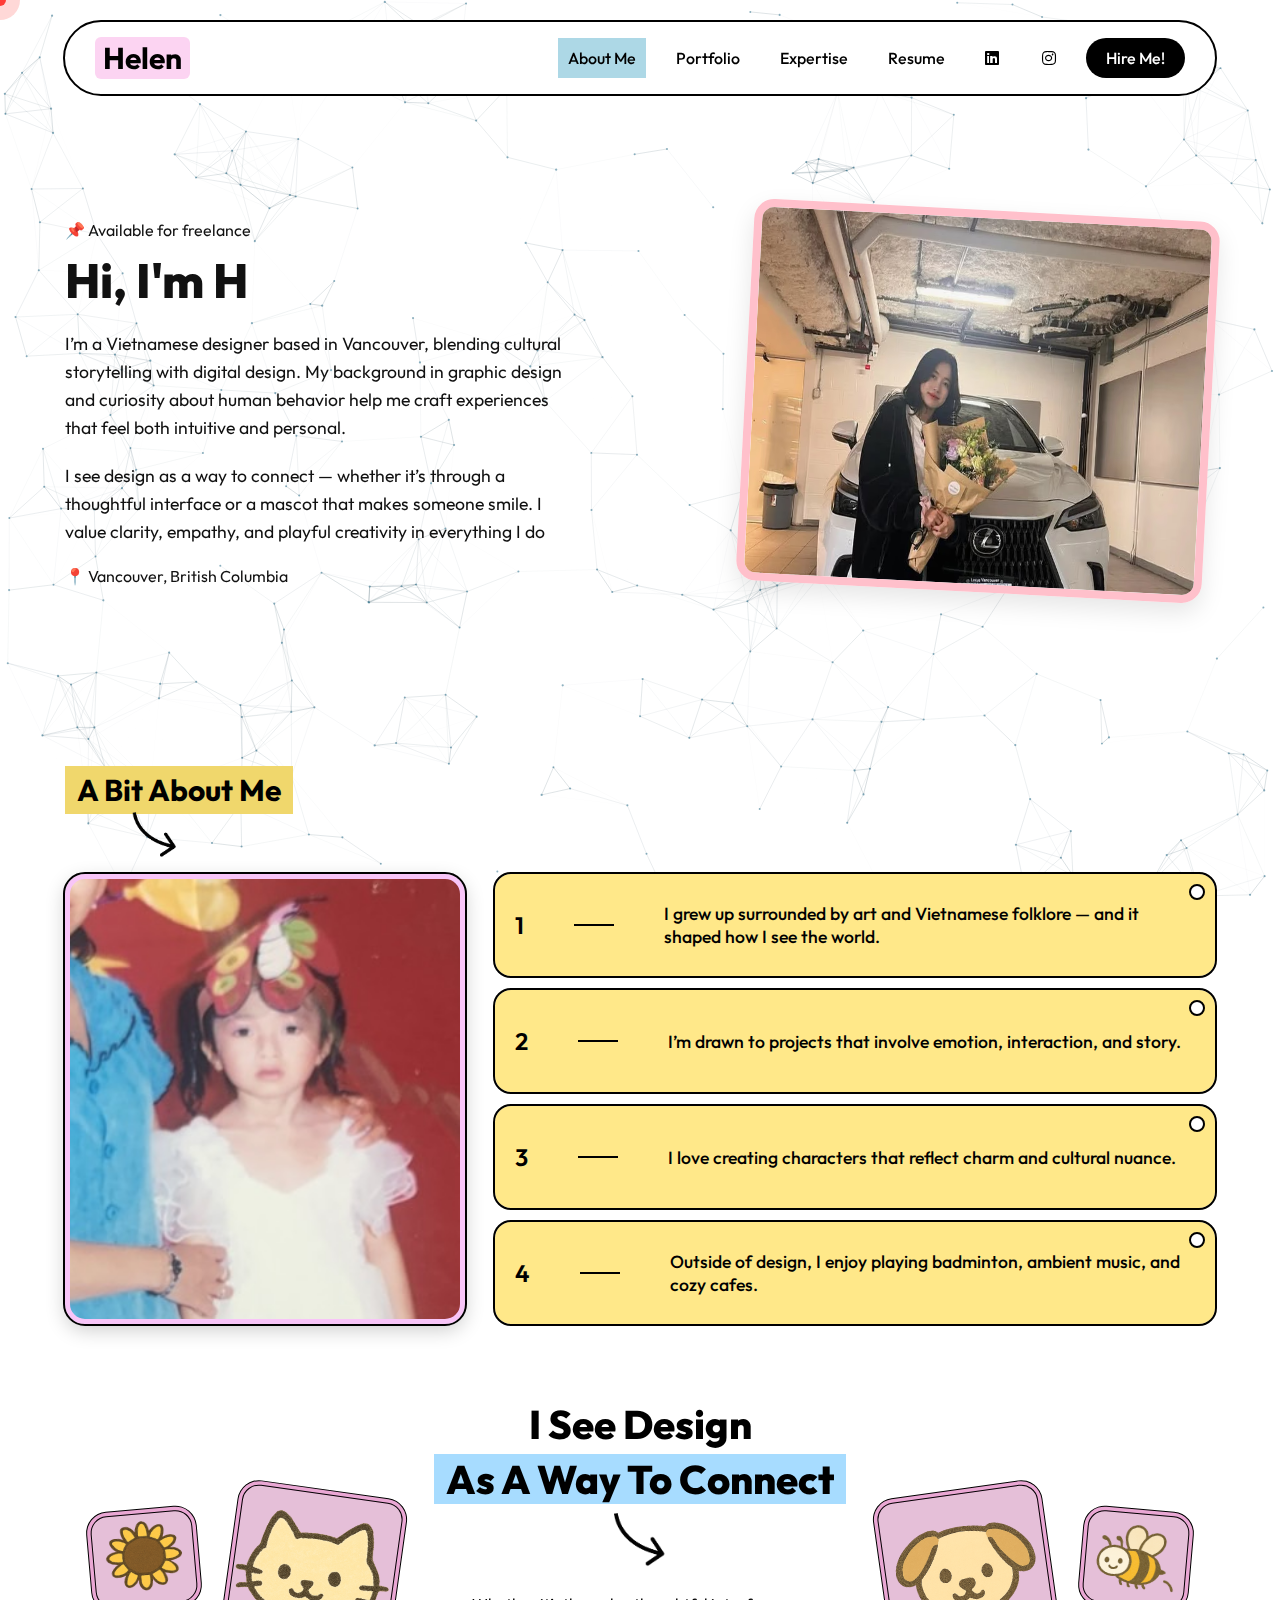
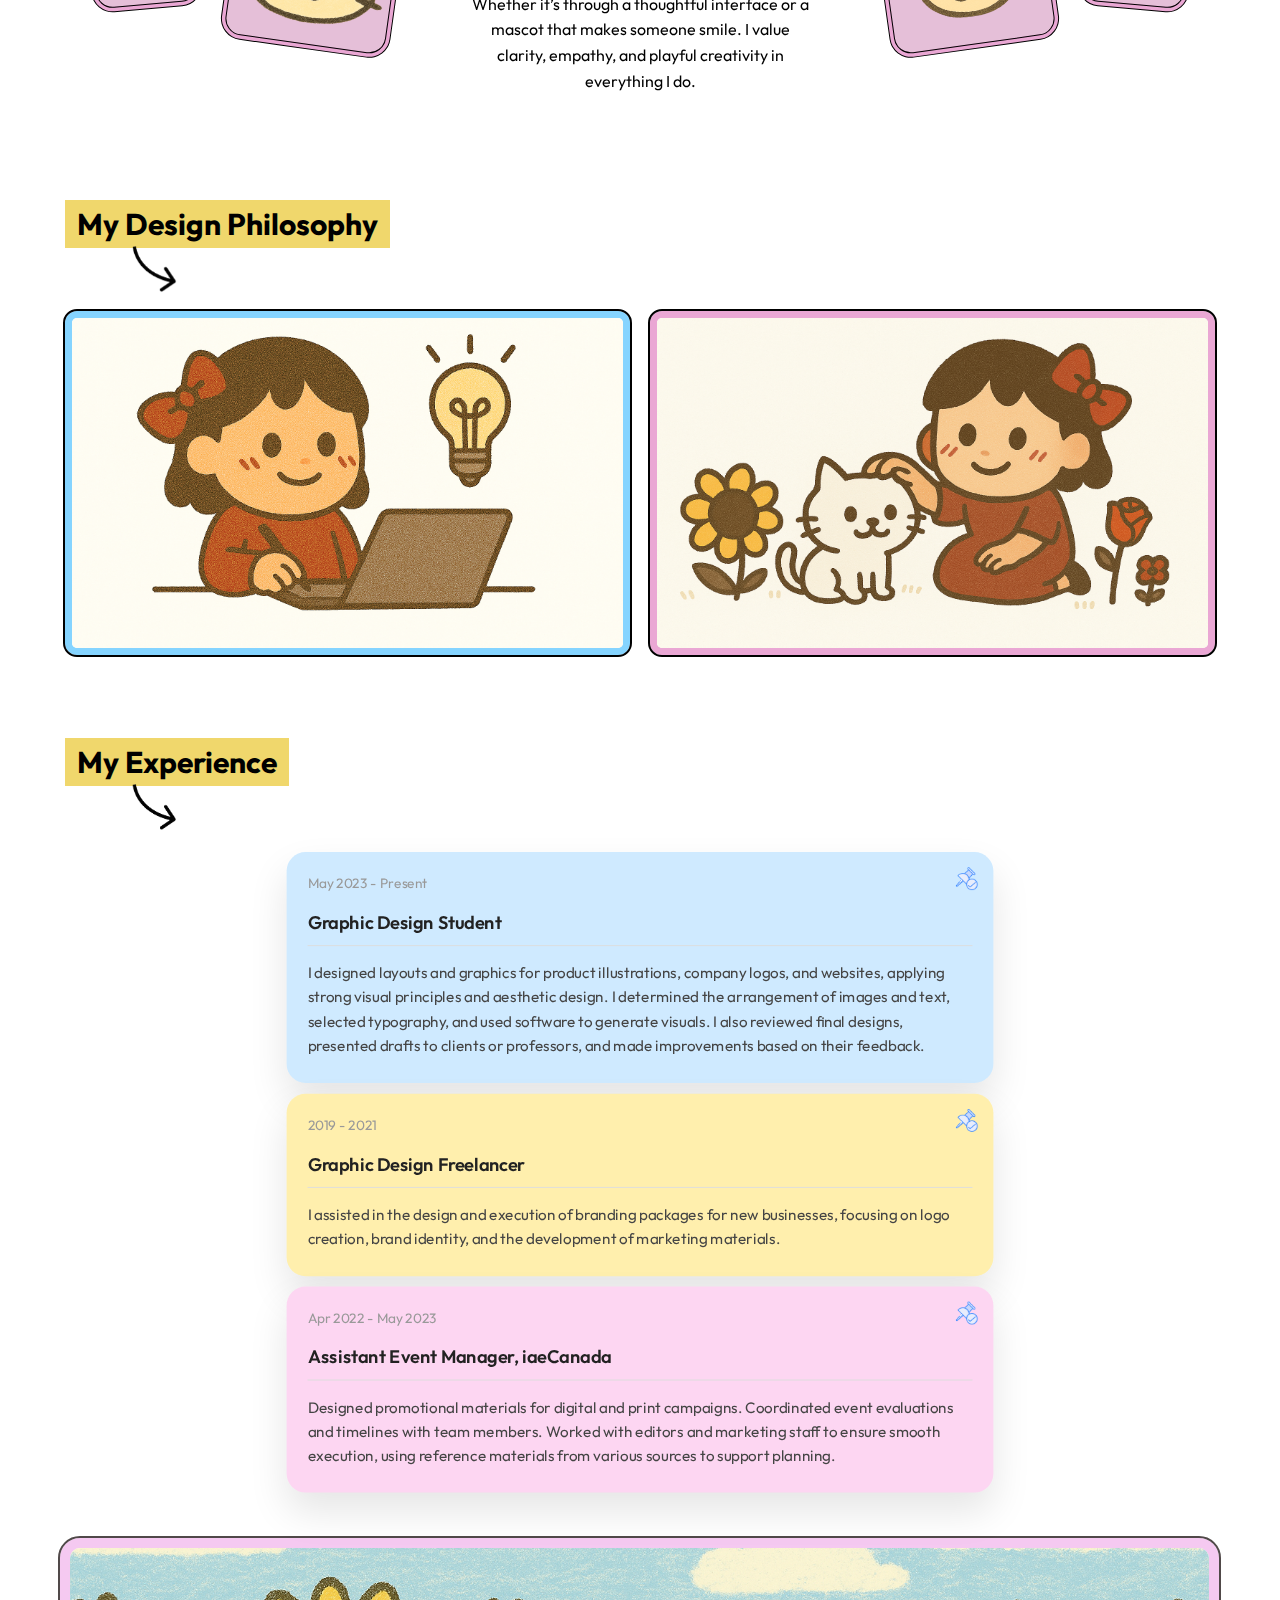
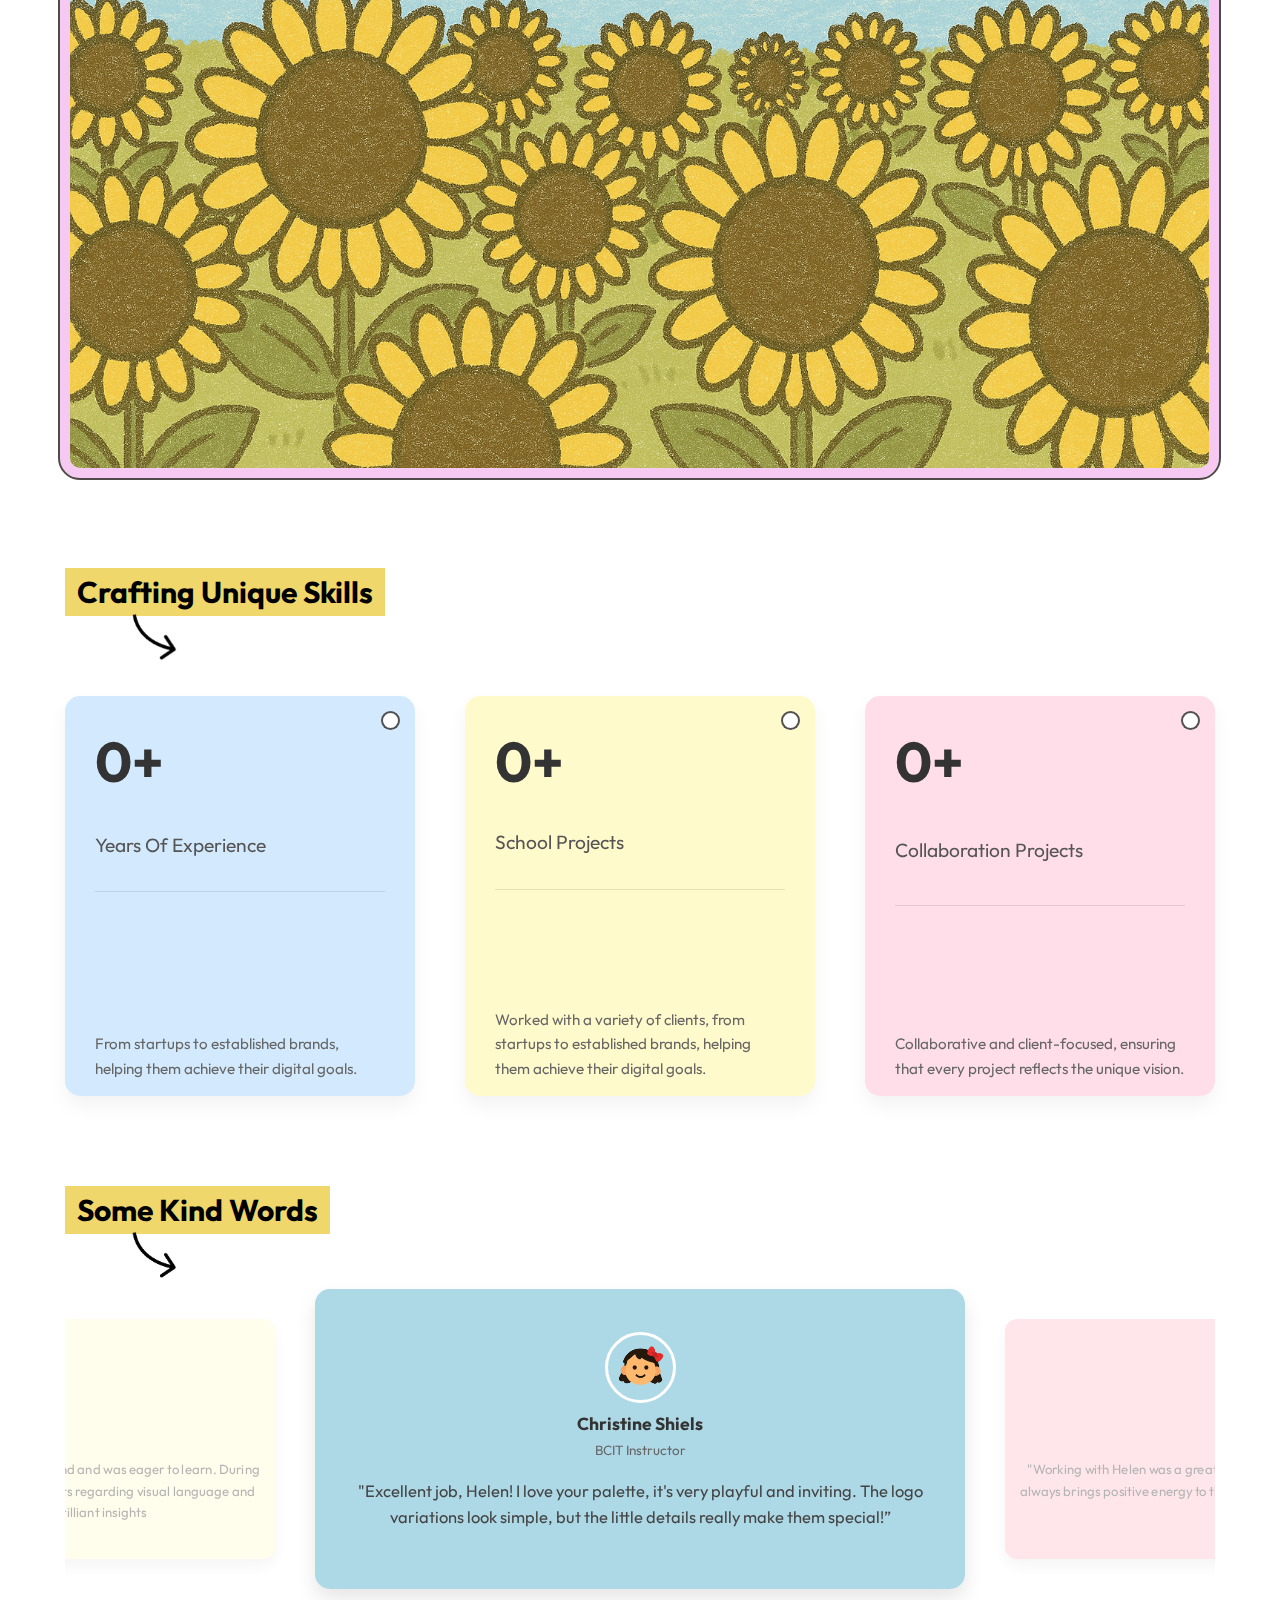
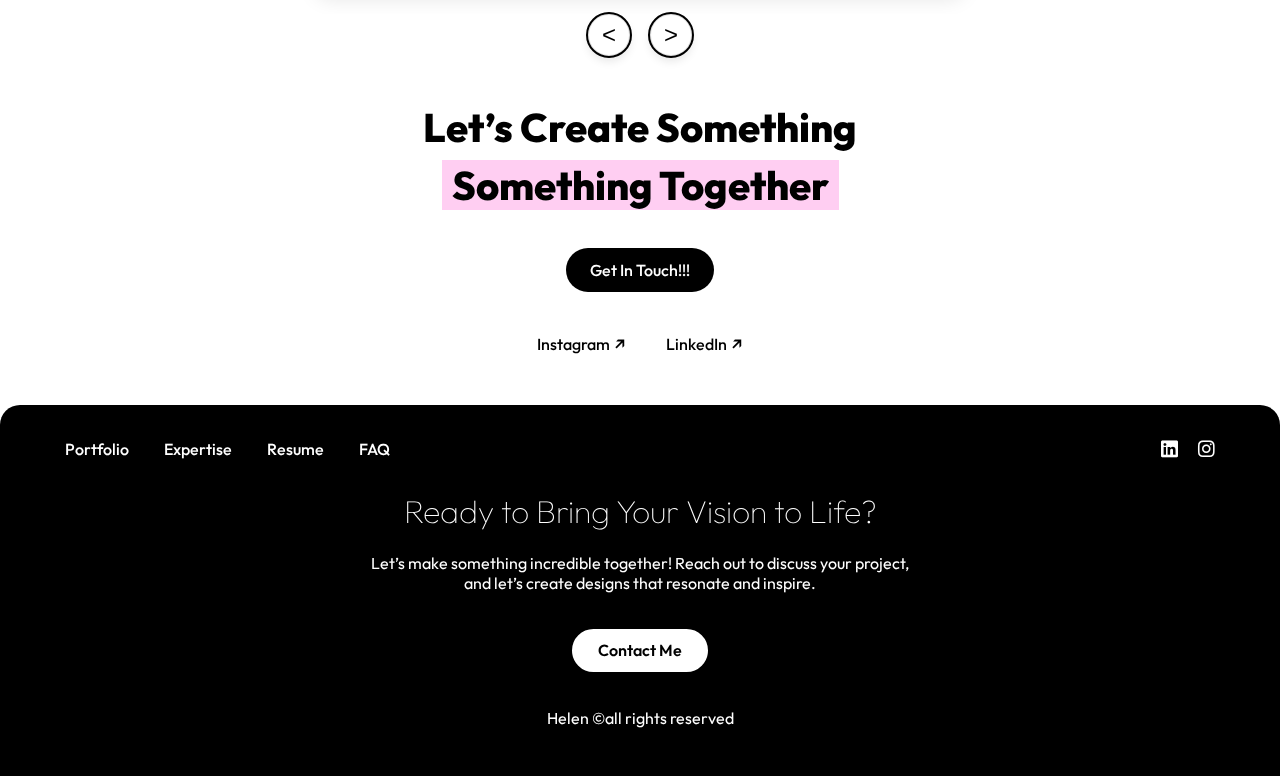
<file: about.html>
<!DOCTYPE html>
<html lang="en">

<head>
  <meta charset="UTF-8" />
  <meta name="viewport" content="width=device-width, initial-scale=1.0" />
  <title>About Me</title>
  <link rel="stylesheet" href="css/style.css" />
  <link rel="stylesheet" href="css/target.css" />
  <link rel="stylesheet" href="css/about.css" />
  <link rel="stylesheet" href="https://cdnjs.cloudflare.com/ajax/libs/font-awesome/6.5.0/css/all.min.css" />
  <link rel="icon" href="https://cdn-icons-png.flaticon.com/512/1958/1958290.png">
  <link href="https://fonts.googleapis.com/css2?family=Space+Grotesk:wght@400;600;800&display=swap" rel="stylesheet">
  <link href="https://fonts.googleapis.com/css2?family=Outfit:wght@300;400;500;600;700&display=swap" rel="stylesheet">

</head>

<body>
  <div id="scrollTopBtn">
    <svg xmlns="http://www.w3.org/2000/svg" viewBox="0 0 24 24" width="48" height="48" fill="white">
      <path d="M12 19V5M5 12l7-7 7 7" stroke="white" stroke-width="2" stroke-linecap="round" stroke-linejoin="round" />
    </svg>
  </div>
  <canvas id="particleCanvas"></canvas>
  <!-- Custom Cursor -->
  <div class="cursor"></div>
  <div class="cursor-follower">
    <!-- <span class="cursor-text">OPEN</span> -->
  </div>

  <!-- Header -->
  <div class="header-wrapper">
    <header class="site-header">
      <div class="container">
        <div class="top-row">
          <div class="logo" id="logo"><span class="highlight-pink">Helen</span></div>
          <div class="menu-toggle" onclick="toggleMenu(this)">
            <span class="bar"></span>
            <span class="bar"></span>
            <span class="bar"></span>
          </div>
        </div>

        <nav class="menu">
          <a href="about.html" class="clickable ac xnx">About Me</a>
          <a href="myport.html" class="clickable xnx">Portfolio</a>
          <a href="target.html" class="clickable xnx">Expertise</a>
          <a href="resume.html" class="clickable xnx">Resume</a>
          <div class="icon-group">
            <a href="https://ca.linkedin.com/in/helenvodesign" target="_blank" class="clickable">
              <i class="fab fa-linkedin"></i>
            </a>

            <a href="https://www.instagram.com" target="_blank" class="clickable"><i class="fab fa-instagram"></i></a>
          </div>
          <a href="#" class="clickable hire-btn">Hire Me!</a>
        </nav>
      </div>
    </header>
  </div>

  <!-- Intro Section -->
  <section class="intro-wrapper">
    <div class="intro container">
      <div class="intro-text">
        <div class="available">📌 Available for freelance</div>
        <h1 id="typewriter"></h1>
        <p class="description">I’m a Vietnamese designer based in Vancouver, blending cultural storytelling with digital
          design. My background in graphic design and curiosity about human behavior help me craft experiences that feel
          both intuitive and personal.
        </p>
        <p class="description">I see design as a way to connect — whether it’s through a thoughtful interface or a
          mascot that makes someone
          smile. I value clarity, empathy, and playful creativity in everything I do</p>
        <div class="location">📍 Vancouver, British Columbia</div>
      </div>
      <div class="intro-image">
        <img src="assets/img/intro.png" alt="Helen Portrait">
      </div>
    </div>
  </section>

  <section style="margin-top: 80px; margin-bottom: 30px;" class="slider-section abit">
    <div class="section-title">
      <span>A Bit About Me</span>
      <img src="assets/img/arrow-handdrawn.png" alt="arrow" class="arrow-icon">
    </div>
  </section>

  <section class="facts-wrapper">
    <div class="facts-image">
    </div>
    <div class="facts-column">
      <div class="fact-box">
        <span class="number">1</span>
        <div class="line"></div>
        <p class="fact-text">I grew up surrounded by art and Vietnamese folklore — and it shaped how I see the world.
        </p>
        <span class="dot"></span>
      </div>

      <div class="fact-box">
        <span class="number">2</span>
        <div class="line"></div>
        <p class="fact-text">I’m drawn to projects that involve emotion, interaction, and story.</p>
        <span class="dot"></span>
      </div>

      <div class="fact-box">
        <span class="number">3</span>
        <div class="line"></div>
        <p class="fact-text">I love creating characters that reflect charm and cultural nuance.</p>
        <span class="dot"></span>
      </div>

      <div class="fact-box">
        <span class="number">4</span>
        <div class="line"></div>
        <p class="fact-text">Outside of design, I enjoy playing badminton, ambient music, and cozy cafes.</p>
        <span class="dot"></span>
      </div>
    </div>
  </section>


  <!-- Section: Design Connect -->
  <section class="design-section">
    <div class="design-content">
      <div class="image-group left">
        <img src="assets/img/lx1.png" class="img tilt-left" alt="photo1">
        <img src="assets/img/lx2.png" class="img tilt-more-left" alt="photo2">
      </div>

      <div class="text-center">
        <h2>I See Design</h2>
        <h2><span>As A Way To Connect</span></h2>
        <div class="arrow">
          <img src="assets/img/arrow-handdrawn.png" alt="arrow">
        </div>
        <p class="desc">
          Whether it’s through a thoughtful interface or a<br />
          mascot that makes someone smile. I value<br />
          clarity, empathy, and playful creativity in<br />
          everything I do.
        </p>
      </div>

      <div class="image-group right">
        <img src="assets/img/rx2.png" class="img tilt-more-right" alt="photo3">
        <img src="assets/img/rx1.png" class="img tilt-right" alt="photo4">
      </div>
    </div>
  </section>

  <!-- My design -->
  <section class="design-philosophy">
    <div class="section-title">
      <span>My Design Philosophy</span>
      <img src="assets/img/arrow-handdrawn.png" alt="arrow" class="arrow-icon">
    </div>
    <div class="philosophy-container">
      <div class="image-box left">
        <img src="assets/img/my1.png" alt="Left Design" />
        <div class="caption-box b1">
          <p>I don’t just design for screens — I design for people.</p>
          <span class="circle"></span>
        </div>
      </div>

      <div class="image-box right">
        <img src="assets/img/my2.png" alt="Right Design" />
        <div class="caption-box b2">
          <p>My goal is to make someone feel understood the moment they interact with my work.</p>
          <span class="circle"></span>
        </div>
      </div>
    </div>

  </section>

  <!-- My Experience -->
  <section class="my-experience">
    <div class="section-title">
      <span>My Experience</span>
      <img src="assets/img/arrow-handdrawn.png" alt="arrow" class="arrow-icon">
    </div>
    <div style="margin-top: 30px;" class="experience-stack">
      <div class="experience-list container">
        <div class="experience-box blue">
          <div class="pin-icon">
            <img src="assets/img/pin-icon.png" alt="Pin icon">
          </div>
          <p class="experience-date">May 2023 - Present</p>
          <h3 class="experience-place">Graphic Design Student </h3>
          <hr class="divider" />
          <p class="experience-detail">I designed layouts and graphics for product illustrations, company logos, and
            websites, applying strong visual principles and aesthetic design. I determined the arrangement of images and
            text, selected typography, and used software to generate visuals. I also reviewed final designs, presented
            drafts to clients or professors, and made improvements based on their feedback.</p>
        </div>

        <div class="experience-box yellow">
          <div class="pin-icon">
            <img src="assets/img/pin-icon.png" alt="Pin icon">
          </div>
          <p class="experience-date">2019 - 2021</p>
          <h3 class="experience-place">Graphic Design Freelancer</h3>
          <hr class="divider" />
          <p class="experience-detail">I assisted in the design and execution of branding packages for new businesses,
            focusing on logo creation, brand identity, and the development of marketing materials.</p>
        </div>

        <div class="experience-box pink">
          <div class="pin-icon">
            <img src="assets/img/pin-icon.png" alt="Pin icon">
          </div>
          <p class="experience-date">Apr 2022 - May 2023</p>
          <h3 class="experience-place">Assistant Event Manager, iaeCanada</h3>
          <hr class="divider" />
          <p class="experience-detail">Designed promotional materials for digital and print campaigns. Coordinated event
            evaluations and timelines with team members. Worked with editors and marketing staff to ensure smooth
            execution, using reference materials from various sources to support planning.</p>
        </div>
      </div>
    </div>
  </section>

  <section style="margin-top: -50px;" class="design-focus-section">
    <div class="design-focus-card">
      <img src="assets/img/fl_y.png" alt="Helen Logo" />
    </div>
  </section>

  <!-- Crafting -->
  <section class="statistics-section">
    <div class="section-title">
      <span>Crafting Unique Skills</span>
      <img src="assets/img/arrow-handdrawn.png" alt="arrow" class="arrow-icon">
    </div>
    <div class="statistics-container">
      <div class="statistic-box blue-stat">
        <h2 class="statistic-number" data-target="2">0+</h2>
        <p style="margin-top: 1px !important;" class="statistic-label">years of experience</p>
        <hr style="margin-top: -10px !important;" class="divider xx" />
        <p class="statistic-description">From startups to established brands, helping them achieve their digital goals.
        </p>
      </div>

      <div class="statistic-box yellow-stat">
        <h2 class="statistic-number" data-target="50">0+</h2>
        <p class="statistic-label">school projects</p>
        <hr class="divider" />
        <p class="statistic-description">Worked with a variety of clients, from startups to established brands, helping
          them achieve their digital goals.</p>
      </div>

      <div class="statistic-box pink-stat">
        <h2 class="statistic-number" data-target="12">0+</h2>
        <p class="statistic-label">collaboration projects</p>
        <hr class="divider" />
        <p class="statistic-description">Collaborative and client-focused, ensuring that every project reflects the
          unique vision.</p>
      </div>
    </div>
  </section>

  <section class="slider-section">
    <div class="section-title">
      <span>Some Kind Words</span>
      <img src="assets/img/arrow-handdrawn.png" alt="arrow" class="arrow-icon">
    </div>
    <div class="slider-container">
      <div class="slide slide-prev">
        <div class="profile">
          <img src="assets/img/tg.png" alt="Jane Doe">
          <h3>Giulia Bonforte</h3>
          <p>BCIT Instructor</p>
        </div>
        <p>As a student, Helen always possessed a curious mind and was eager to learn. During her time in my class, she
          worked on various projects regarding visual language and when questioned she offered brilliant insights</p>
      </div>
      <div class="slide slide-active">
        <div class="profile">
          <img src="assets/img/tg.png" alt="Jane Doe">
          <h3>Christine Shiels</h3>
          <p>BCIT Instructor</p>
        </div>
        <p>"Excellent job, Helen! I love your palette, it's very playful and inviting. The logo variations look simple,
          but the little details really make them special!”</p>
      </div>
      <div class="slide slide-next">
        <div class="profile">
          <img src="assets/img/ttp.png" alt="Jane Doe">
          <h3>Kien Vo</h3>
          <p>BCIT Student</p>
        </div>
        <p>"Working with Helen was a great experience. She's super organized, creative, and always brings positive
          energy to the team. Her attention to detail really elevated our project."</p>
      </div>
    </div>
    <div class="slider-navigation">
      <button class="nav-button prev-button">&lt;</button>
      <button class="nav-button next-button">&gt;</button>
    </div>
  </section>

  <!-- Contact Section -->
  <section class="contact-section">
    <h2>Let’s Create Something</h2>
    <h2><span class="highlight">Something Together</span></h2>
    <a href="#" class="btn">Get In Touch!!!</a>
    <div class="social-links">
      <a href="#">Instagram <span>↗</span></a>
      <a href="https://ca.linkedin.com/in/helenvodesign">LinkedIn <span>↗</span></a>
    </div>
  </section>

  <!-- Footer -->
  <footer class="footer">
    <div class="footer-content">
      <div class="footer-row">
        <nav class="footer-nav">
          <a href="#">Portfolio</a>
          <a href="#">Expertise</a>
          <a href="#">Resume</a>
          <a href="#">FAQ</a>
        </nav>

        <div class="icon-group">
          <a href="https://ca.linkedin.com/in/helenvodesign" target="_blank" class="clickable">
            <i class="fab fa-linkedin"></i>
          </a>
          <a href="https://www.instagram.com" target="_blank" class="clickable"><i class="fab fa-instagram"></i></a>
        </div>
      </div>
      <h1 class="footer-title">Ready to Bring Your Vision to Life?</h1>
      <p class="footer-text">
        Let’s make something incredible together! Reach out to discuss your project,<br />
        and let’s create designs that resonate and inspire.
      </p>

      <a href="#contact" class="footer-btn">Contact Me</a>


      <p class="footer-copy">Helen ©all rights reserved</p>
    </div>
  </footer>

  <script src="https://cdnjs.cloudflare.com/ajax/libs/gsap/3.12.2/gsap.min.js"></script>
  <script src="js/script.js"></script>
  <script>
    /**
     * ParticleNetwork Class
     * Creates and manages an interactive particle network animation
     */
    class ParticleNetwork {
      constructor(canvas, config = {}) {
        this.canvas = canvas;
        this.ctx = canvas.getContext('2d', { alpha: true });
        if (!this.ctx) {
          throw new Error('Could not initialize canvas context');
        }

        this.config = this.validateConfig({
          particleCount: 120,
          minRadius: 2,
          maxRadius: 6,
          particleColor: '#ffffff',
          lineColor: '#ffffff',
          lineWidth: 1,
          lineOpacity: 0.15,
          maxDistance: 150,
          moveSpeed: 1,
          backgroundColor: '#111111',
          backgroundOpacity: 1,
          particleOpacity: 0.8,
          mouseRadius: 200,
          mouseInteraction: true,
          pulseEnabled: true,
          pulseSpeed: 0.02,
          ...config
        });

        this.particles = [];
        this.animationId = null;
        this.isRunning = false;
        this.mousePosition = null;
        this.pulseAngle = 0;
        this.boundHandleResize = this.handleResize.bind(this);
        this.boundHandleMouseMove = this.handleMouseMove.bind(this);
        this.boundHandleMouseLeave = this.handleMouseLeave.bind(this);

        this.handleResize();
        this.createParticles();
        this.setupEventListeners();
      }

      validateConfig(config) {
        const numericParams = [
          'particleCount', 'minRadius', 'maxRadius', 'lineWidth',
          'lineOpacity', 'maxDistance', 'moveSpeed', 'backgroundOpacity',
          'particleOpacity', 'mouseRadius', 'pulseSpeed'
        ];
        numericParams.forEach(param => {
          if (typeof config[param] !== 'number' || isNaN(config[param])) {
            throw new Error(`Invalid ${param}: must be a number`);
          }
        });

        const booleanParams = ['mouseInteraction', 'pulseEnabled'];
        booleanParams.forEach(param => {
          if (typeof config[param] !== 'boolean') {
            throw new Error(`Invalid ${param}: must be a boolean`);
          }
        });

        const colorParams = ['backgroundColor', 'particleColor', 'lineColor'];
        const hexColorRegex = /^#[0-9A-Fa-f]{6}$/;
        colorParams.forEach(param => {
          if (!hexColorRegex.test(config[param])) {
            throw new Error(`Invalid ${param}: must be a valid hex color`);
          }
        });

        return config;
      }

      setupEventListeners() {
        window.addEventListener('resize', this.boundHandleResize);
        this.canvas.addEventListener('mousemove', this.boundHandleMouseMove);
        this.canvas.addEventListener('mouseleave', this.boundHandleMouseLeave);
      }

      cleanup() {
        window.removeEventListener('resize', this.boundHandleResize);
        this.canvas.removeEventListener('mousemove', this.boundHandleMouseMove);
        this.canvas.removeEventListener('mouseleave', this.boundHandleMouseLeave);
        this.stop();
      }

      handleMouseMove(e) {
        const rect = this.canvas.getBoundingClientRect();
        this.mousePosition = {
          x: e.clientX - rect.left,
          y: e.clientY - rect.top
        };
      }

      handleMouseLeave() {
        this.mousePosition = null;
      }

      handleResize() {
        this.canvas.width = this.canvas.clientWidth;
        this.canvas.height = this.canvas.clientHeight;
      }

      createParticles() {
        this.particles = [];
        for (let i = 0; i < this.config.particleCount; i++) {
          const sizeRange = this.config.maxRadius - this.config.minRadius;
          const randomSize = Math.random() * sizeRange + this.config.minRadius;
          this.particles.push({
            x: Math.random() * this.canvas.width,
            y: Math.random() * this.canvas.height,
            dx: (Math.random() - 0.5) * this.config.moveSpeed,
            dy: (Math.random() - 0.5) * this.config.moveSpeed,
            radius: randomSize
          });
        }
      }

      updateParticles() {
        this.pulseAngle += this.config.pulseSpeed;
        this.particles.forEach(particle => {
          if (this.config.pulseEnabled) {
            const pulseScale = Math.sin(this.pulseAngle) * 0.5 + 1;
            particle.currentRadius = particle.radius * pulseScale;
          } else {
            particle.currentRadius = particle.radius;
          }

          particle.x += particle.dx;
          particle.y += particle.dy;

          if (this.config.mouseInteraction && this.mousePosition) {
            const dx = this.mousePosition.x - particle.x;
            const dy = this.mousePosition.y - particle.y;
            const distance = Math.sqrt(dx * dx + dy * dy);

            if (distance < this.config.mouseRadius) {
              const force = (this.config.mouseRadius - distance) / this.config.mouseRadius;
              const angle = Math.atan2(dy, dx);
              const repelX = Math.cos(angle) * force * 0.5;
              const repelY = Math.sin(angle) * force * 0.5;
              particle.dx -= repelX;
              particle.dy -= repelY;
            }
          }

          if (particle.x < 0 || particle.x > this.canvas.width) {
            particle.dx = -particle.dx;
          }
          if (particle.y < 0 || particle.y > this.canvas.height) {
            particle.dy = -particle.dy;
          }

          const speed = Math.sqrt(particle.dx * particle.dx + particle.dy * particle.dy);
          if (speed > this.config.moveSpeed) {
            particle.dx = (particle.dx / speed) * this.config.moveSpeed;
            particle.dy = (particle.dy / speed) * this.config.moveSpeed;
          }
        });
      }

      drawParticles() {
        this.ctx.fillStyle = this.config.particleColor;
        this.ctx.globalAlpha = this.config.particleOpacity;
        this.particles.forEach(particle => {
          this.ctx.beginPath();
          this.ctx.arc(particle.x, particle.y, particle.currentRadius || particle.radius, 0, Math.PI * 2);
          this.ctx.fill();
        });
        this.ctx.globalAlpha = 1;
      }
      drawBackgroundGradient() {
        const ctx = this.ctx;
        const gradient = ctx.createLinearGradient(0, 0, 0, this.canvas.height);
        gradient.addColorStop(0, '#ffFFFF');   // Trên: trắng
        gradient.addColorStop(1, '#ffffff');   // Dưới: xanh nhạt

        ctx.fillStyle = gradient;
        ctx.globalAlpha = this.config.backgroundOpacity;
        ctx.fillRect(0, 0, this.canvas.width, this.canvas.height);
        ctx.globalAlpha = 1;
      }

      drawConnections() {
        for (let i = 0; i < this.particles.length; i++) {
          for (let j = i + 1; j < this.particles.length; j++) {
            const dx = this.particles[i].x - this.particles[j].x;
            const dy = this.particles[i].y - this.particles[j].y;
            const distance = Math.sqrt(dx * dx + dy * dy);

            if (distance < this.config.maxDistance) {
              const opacity = 1 - (distance / this.config.maxDistance);
              const color = this.hexToRgb(this.config.lineColor);
              this.ctx.beginPath();
              this.ctx.strokeStyle = `rgba(${color}, ${opacity * this.config.lineOpacity})`;
              this.ctx.lineWidth = this.config.lineWidth;
              this.ctx.moveTo(this.particles[i].x, this.particles[i].y);
              this.ctx.lineTo(this.particles[j].x, this.particles[j].y);
              this.ctx.stroke();
            }
          }
        }
      }

      hexToRgb(hex) {
        hex = hex.replace(/^#/, '');

        if (hex.length === 3) {
          hex = hex.split('').map(c => c + c).join('');
        }

        const result = /^([a-f\d]{2})([a-f\d]{2})([a-f\d]{2})$/i.exec(hex);
        if (!result) {
          return '255,255,255';
        }

        return result.slice(1).map(n => parseInt(n, 16)).join(',');
      }

      stop() {
        this.isRunning = false;
        if (this.animationId) {
          cancelAnimationFrame(this.animationId);
          this.animationId = null;
        }
      }

      start() {
        if (!this.isRunning) {
          this.isRunning = true;
          this.animate();
        }
      }

      animate() {
        this.drawBackgroundGradient();

        this.updateParticles();
        this.drawConnections();
        this.drawParticles();

        if (this.isRunning) {
          this.animationId = requestAnimationFrame(this.animate.bind(this));
        }
      }
    }

    // Khởi tạo khi DOM sẵn sàng
    function getParticleCount() {
      if (window.innerWidth <= 480) { // màn hình nhỏ (điện thoại)
        return 20; // giảm particle
      } else if (window.innerWidth <= 768) { // tablet
        return 200;
      }
      return 340; // desktop hoặc lớn hơn
    }

    document.addEventListener('DOMContentLoaded', () => {
      const canvas = document.getElementById('particleCanvas');

      function resizeCanvas() {
        canvas.width = canvas.clientWidth;
        canvas.height = canvas.clientHeight;
      }
      resizeCanvas();
      window.addEventListener('resize', () => {
        resizeCanvas();
        // Có thể thêm restart hoặc update config nếu muốn
      });

      const network = new ParticleNetwork(canvas, {
        particleCount: getParticleCount(),
        minRadius: 0.7,
        maxRadius: 0.8,
        particleColor: '#1D6584',
        lineColor: '#244655',
        lineWidth: 0.4,
        lineOpacity: 0.55,
        maxDistance: 90,
        moveSpeed: 0.8,
        backgroundColor: '#BDE5F6',
        backgroundOpacity: 1,
        particleOpacity: 0.5,
        mouseRadius: 100,
        mouseInteraction: true,
        pulseEnabled: true,
        pulseSpeed: 0.02
      });

      network.start();
    });

  </script>
  <script>
    document.addEventListener('DOMContentLoaded', () => {
      const statisticsSection = document.querySelector('.statistics-section');
      const statisticNumbers = document.querySelectorAll('.statistic-number');
      let animationStarted = false;

      const startCounter = (entry) => {
        if (entry.isIntersecting && !animationStarted) {
          statisticNumbers.forEach(numElement => {
            const target = parseInt(numElement.dataset.target);
            let current = 0;
            const duration = 500; // 2 seconds
            const increment = target / (duration / 10); // Calculate increment for smooth animation

            const updateCounter = () => {
              if (current < target) {
                current += increment;
                numElement.textContent = Math.ceil(current) + '+';
                requestAnimationFrame(updateCounter);
              } else {
                numElement.textContent = target + '+';
              }
            };
            updateCounter();
          });
          animationStarted = true; // Set flag to true after animation starts
        }
      };

      const observer = new IntersectionObserver((entries) => {
        entries.forEach(entry => {
          startCounter(entry);
        });
      }, {
        threshold: 0.5 // Trigger when 50% of the section is visible
      });

      if (statisticsSection) {
        observer.observe(statisticsSection);
      }
    });
  </script>
  <script>
    document.addEventListener('DOMContentLoaded', () => {
      const slides = document.querySelectorAll('.slide');
      const prevButton = document.querySelector('.prev-button');
      const nextButton = document.querySelector('.next-button');
      let currentIndex = 1;

      const updateSlider = () => {
        slides.forEach(slide => {
          slide.classList.remove('slide-active', 'slide-prev', 'slide-next');
        });

        const totalSlides = slides.length;
        const currentActiveIndex = currentIndex;
        const currentPrevIndex = (currentIndex - 1 + totalSlides) % totalSlides;
        const currentNextIndex = (currentIndex + 1) % totalSlides;

        slides[currentActiveIndex].classList.add('slide-active');
        slides[currentPrevIndex].classList.add('slide-prev');
        slides[currentNextIndex].classList.add('slide-next');

      };

      const navigate = (direction) => {
        if (direction === 'next') {
          currentIndex = (currentIndex + 1) % slides.length;
        } else {
          currentIndex = (currentIndex - 1 + slides.length) % slides.length;
        }
        updateSlider();
      };

      prevButton.addEventListener('click', () => navigate('prev'));
      nextButton.addEventListener('click', () => navigate('next'));

      // Initial setup
      updateSlider();
    });
  </script>
</body>

</html>
</file>
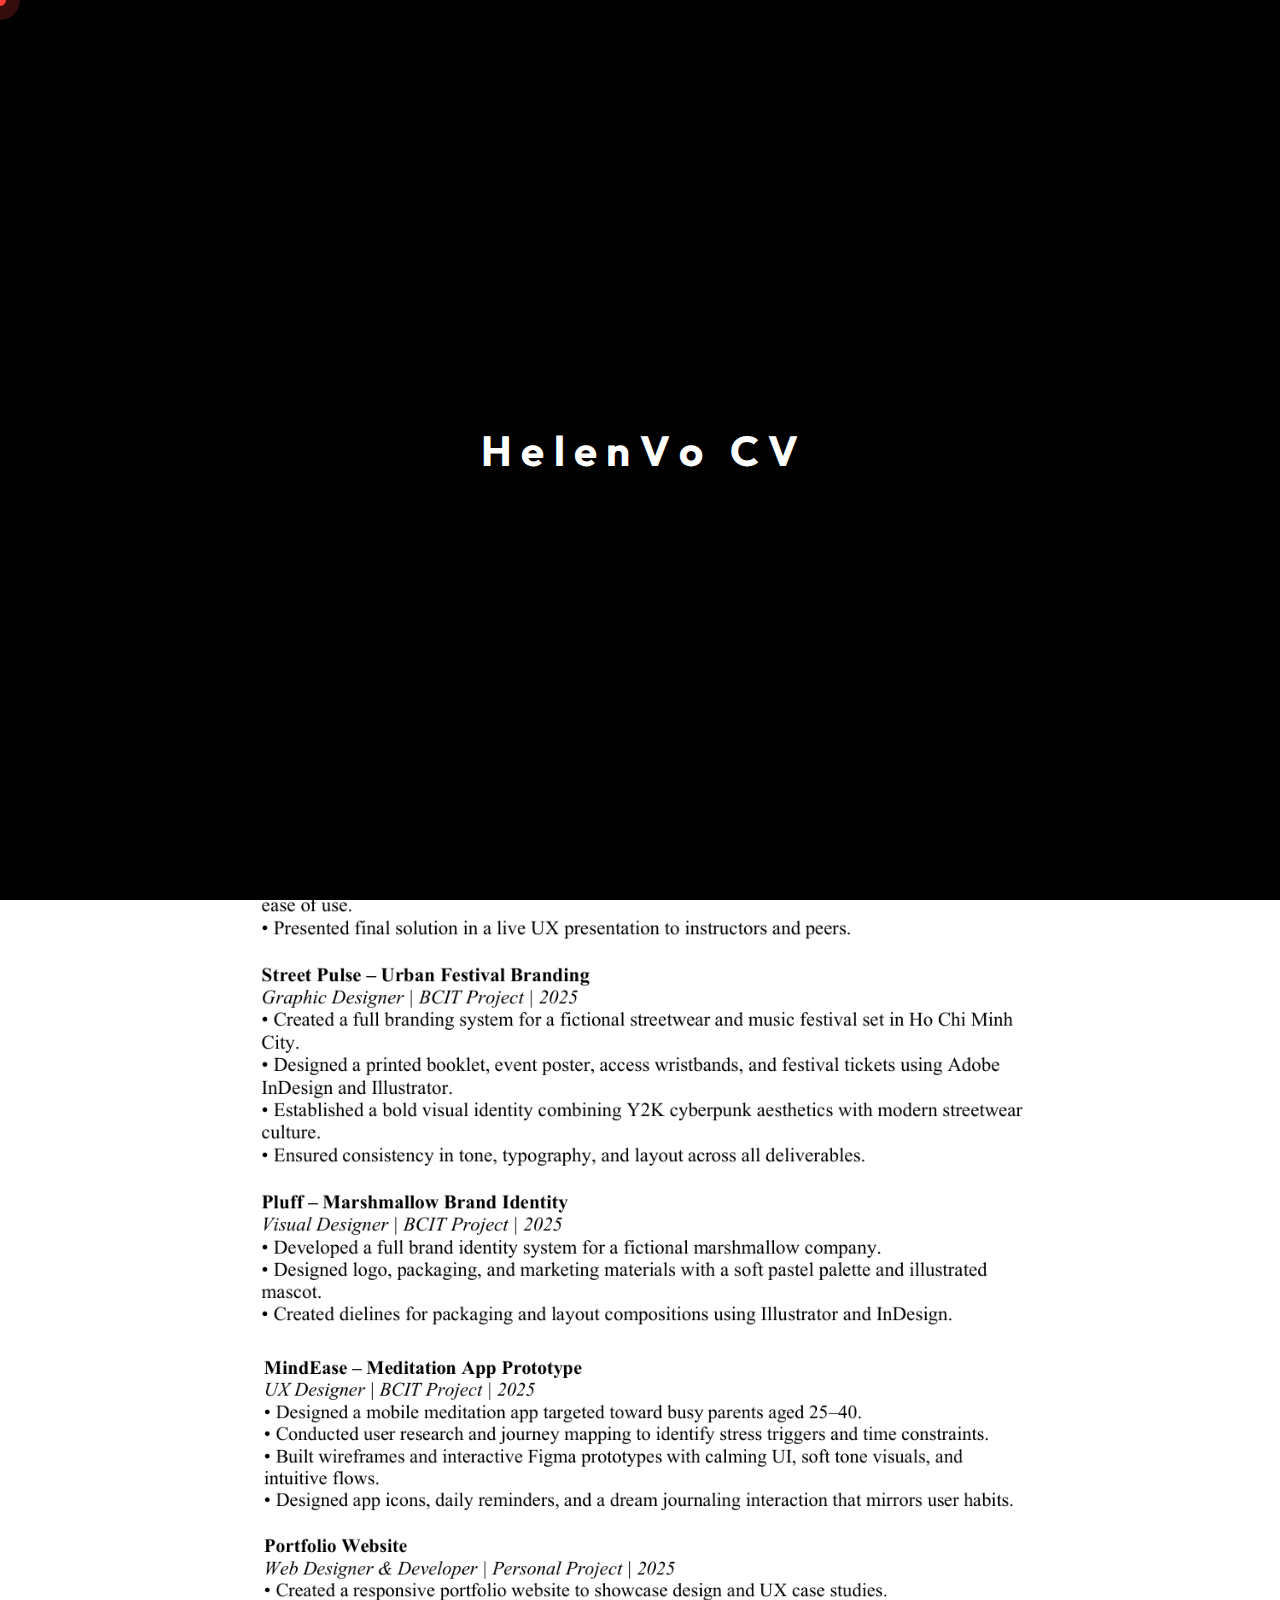
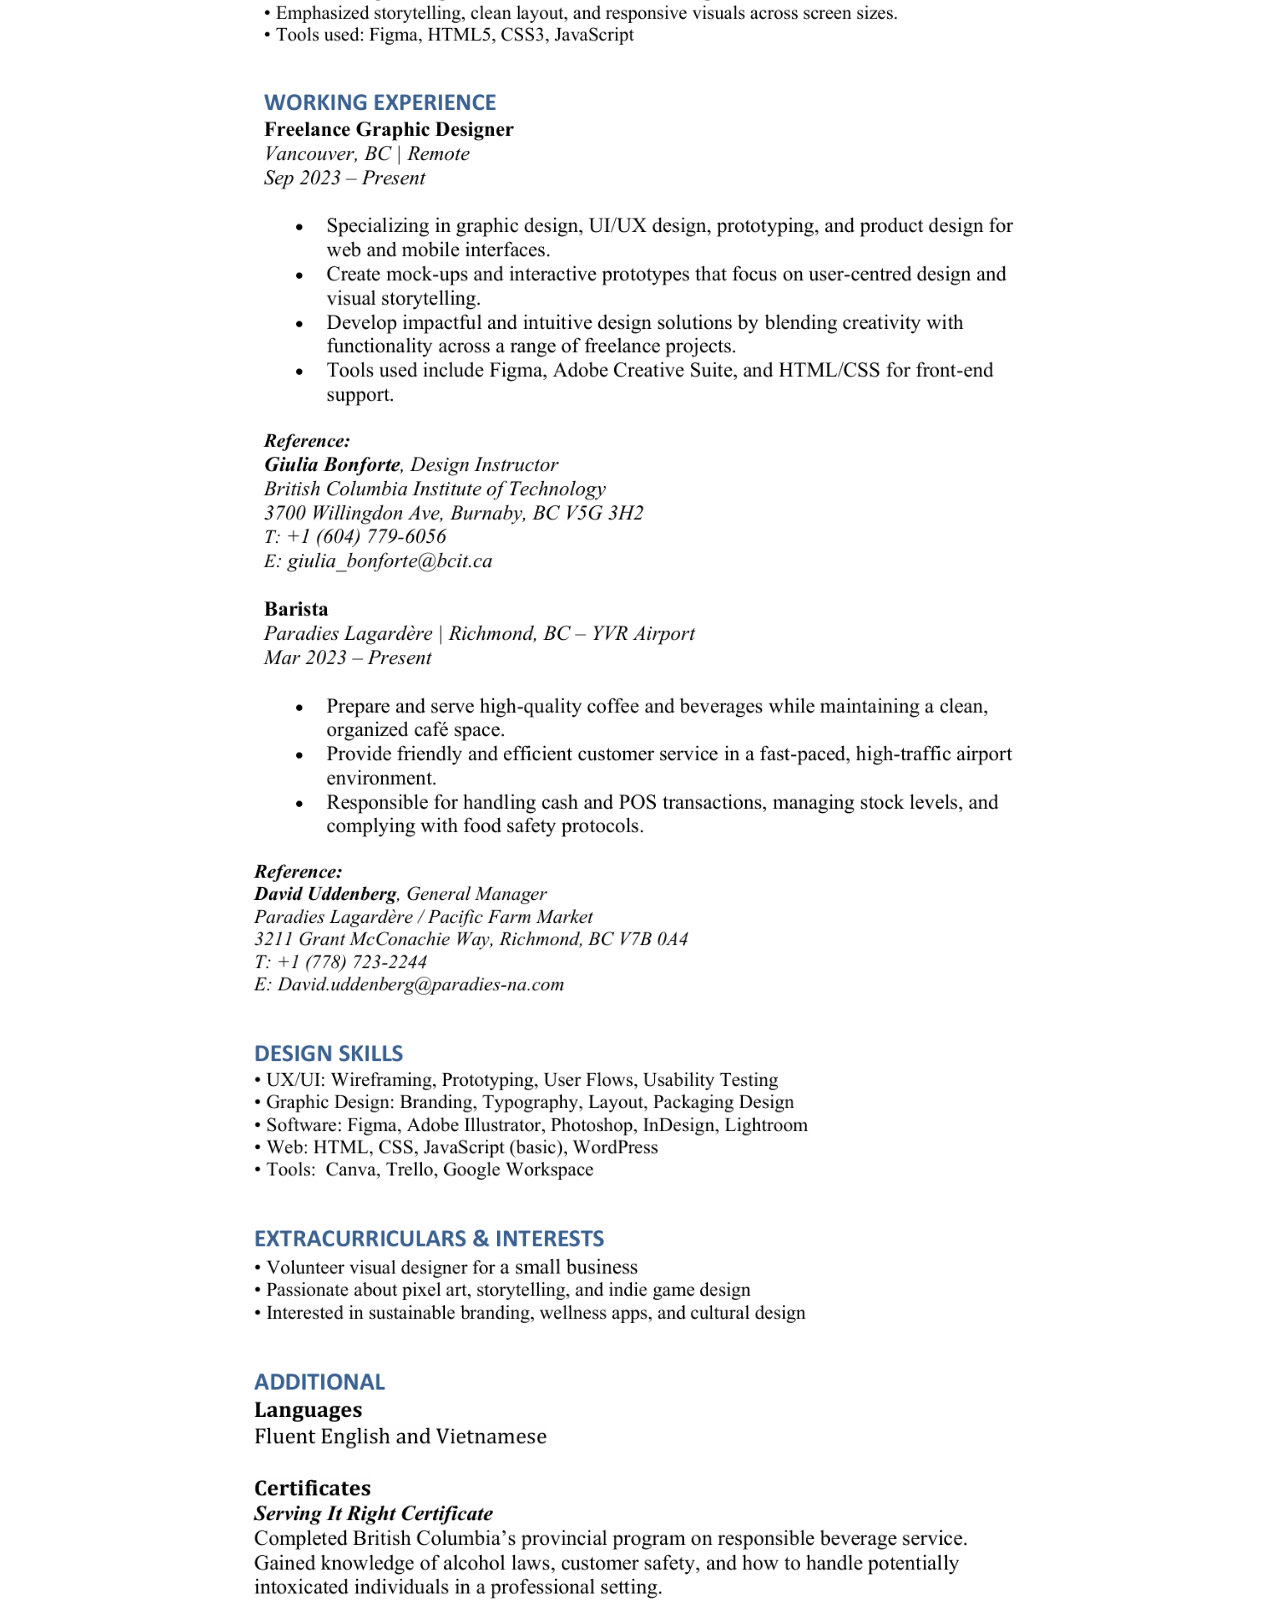
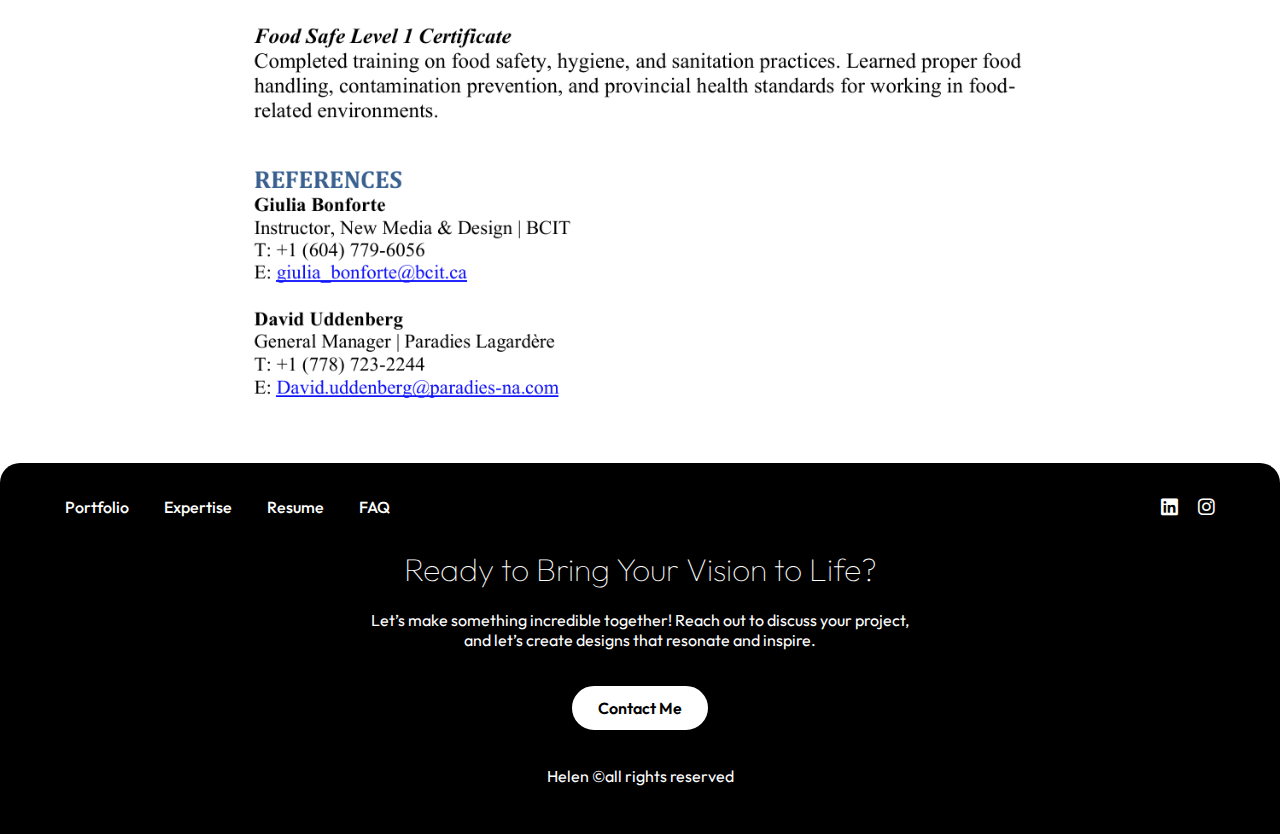
<file: resume.html>
<!DOCTYPE html>
<html lang="en">

<head>
  <meta charset="UTF-8" />
  <meta name="viewport" content="width=device-width, initial-scale=1.0" />
  <title>Helen Vo CV</title>
  <link rel="stylesheet" href="css/style.css" />
  <link rel="stylesheet" href="css/resume.css" />
  <link rel="stylesheet" href="https://cdnjs.cloudflare.com/ajax/libs/font-awesome/6.5.0/css/all.min.css" />
  <link rel="icon" href="https://cdn-icons-png.flaticon.com/512/1958/1958290.png">
  <link href="https://fonts.googleapis.com/css2?family=Space+Grotesk:wght@400;600;800&display=swap" rel="stylesheet">
  <link href="https://fonts.googleapis.com/css2?family=Outfit:wght@300;400;500;600;700&display=swap" rel="stylesheet">

</head>

<body>
  <div id="loading-screen">
    <div class="loading-text">
      <span>H</span>
      <span>e</span>
      <span>l</span>
      <span>e</span>
      <span>n</span>
      <span>V</span>
      <span>o</span>
      <span>&nbsp;</span>
      <span>C</span>
      <span>V</span>
    </div>
  </div>

  <div id="scrollTopBtn">
    <svg xmlns="http://www.w3.org/2000/svg" viewBox="0 0 24 24" width="48" height="48" fill="white">
      <path d="M12 19V5M5 12l7-7 7 7" stroke="white" stroke-width="2" stroke-linecap="round" stroke-linejoin="round" />
    </svg>
  </div>
  <canvas id="particleCanvas"></canvas>
  <!-- Custom Cursor -->
  <div class="cursor"></div>
  <div class="cursor-follower">
    <!-- <span class="cursor-text">OPEN</span> -->
  </div>

  <!-- Header -->
  <div class="header-wrapper">
    <header class="site-header">
      <div class="container">
        <div class="top-row">
          <div class="logo" id="logo"><span class="highlight-pink">Helen</span></div>
          <div class="menu-toggle" onclick="toggleMenu(this)">
            <span class="bar"></span>
            <span class="bar"></span>
            <span class="bar"></span>
          </div>
        </div>

        <nav class="menu">
          <a href="about.html" class="clickable xnx">About Me</a>
          <a href="myport.html" class="clickable xnx">Portfolio</a>
          <a href="target.html" class="clickable xnx">Expertise</a>
          <a href="resume.html" class="clickable ac">Resume</a>
          <div class="icon-group">
            <a href="https://ca.linkedin.com/in/helenvodesign" target="_blank" class="clickable">
              <i class="fab fa-linkedin"></i>
            </a>

            <a href="https://www.instagram.com" target="_blank" class="clickable"><i class="fab fa-instagram"></i></a>
          </div>
          <a href="#" class="clickable hire-btn">Hire Me!</a>
        </nav>
      </div>
    </header>
  </div>

  <!-- CV Section -->
  <section class="cv-section">
    <div class="cv-buttons">
      <a href="HelenVo__CV.pdf" download class="btn-download">📥 Download</a>
    </div>
    </div>
    <div class="cv-container">
      <div class="cv-gallery">
        <div class="cv-item">
          <img src="assets/img/cv1.png" alt="CV 1">
        </div>
        <div class="cv-item cv2">
          <img src="assets/img/cv2.png" alt="CV 2">
        </div>
        <div class="cv-item">
          <img src="assets/img/cv3.png" alt="CV 3">

          <div class="cv-overlay">
            <a href="mailto:David.uddenberg@paradies-na.com" class="cv-link">📧 Send mail</a>
            <a href="mailto:David.uddenberg@paradies-na.com" class="cv-link">📧 Send mail</a>
          </div>
        </div>

      </div>
  </section>

  <!-- Footer -->
  <footer class="footer">
    <div class="footer-content">
      <div class="footer-row">
        <nav class="footer-nav">
          <a href="#">Portfolio</a>
          <a href="#">Expertise</a>
          <a href="#">Resume</a>
          <a href="#">FAQ</a>
        </nav>

        <div class="icon-group">
          <a href="https://ca.linkedin.com/in/helenvodesign" target="_blank" class="clickable">
            <i class="fab fa-linkedin"></i>
          </a>
          <a href="https://www.instagram.com" target="_blank" class="clickable"><i class="fab fa-instagram"></i></a>
        </div>
      </div>
      <h1 class="footer-title">Ready to Bring Your Vision to Life?</h1>
      <p class="footer-text">
        Let’s make something incredible together! Reach out to discuss your project,<br />
        and let’s create designs that resonate and inspire.
      </p>

      <a href="#contact" class="footer-btn">Contact Me</a>


      <p class="footer-copy">Helen ©all rights reserved</p>
    </div>
  </footer>

  <script src="https://cdnjs.cloudflare.com/ajax/libs/gsap/3.12.2/gsap.min.js"></script>
  <script src="js/script.js"></script>
  <script>
    /**
     * ParticleNetwork Class
     * Creates and manages an interactive particle network animation
     */
    class ParticleNetwork {
      constructor(canvas, config = {}) {
        this.canvas = canvas;
        this.ctx = canvas.getContext('2d', { alpha: true });
        if (!this.ctx) {
          throw new Error('Could not initialize canvas context');
        }

        this.config = this.validateConfig({
          particleCount: 120,
          minRadius: 2,
          maxRadius: 6,
          particleColor: '#ffffff',
          lineColor: '#ffffff',
          lineWidth: 1,
          lineOpacity: 0.15,
          maxDistance: 150,
          moveSpeed: 1,
          backgroundColor: '#111111',
          backgroundOpacity: 1,
          particleOpacity: 0.8,
          mouseRadius: 200,
          mouseInteraction: true,
          pulseEnabled: true,
          pulseSpeed: 0.02,
          ...config
        });

        this.particles = [];
        this.animationId = null;
        this.isRunning = false;
        this.mousePosition = null;
        this.pulseAngle = 0;
        this.boundHandleResize = this.handleResize.bind(this);
        this.boundHandleMouseMove = this.handleMouseMove.bind(this);
        this.boundHandleMouseLeave = this.handleMouseLeave.bind(this);

        this.handleResize();
        this.createParticles();
        this.setupEventListeners();
      }

      validateConfig(config) {
        const numericParams = [
          'particleCount', 'minRadius', 'maxRadius', 'lineWidth',
          'lineOpacity', 'maxDistance', 'moveSpeed', 'backgroundOpacity',
          'particleOpacity', 'mouseRadius', 'pulseSpeed'
        ];
        numericParams.forEach(param => {
          if (typeof config[param] !== 'number' || isNaN(config[param])) {
            throw new Error(`Invalid ${param}: must be a number`);
          }
        });

        const booleanParams = ['mouseInteraction', 'pulseEnabled'];
        booleanParams.forEach(param => {
          if (typeof config[param] !== 'boolean') {
            throw new Error(`Invalid ${param}: must be a boolean`);
          }
        });

        const colorParams = ['backgroundColor', 'particleColor', 'lineColor'];
        const hexColorRegex = /^#[0-9A-Fa-f]{6}$/;
        colorParams.forEach(param => {
          if (!hexColorRegex.test(config[param])) {
            throw new Error(`Invalid ${param}: must be a valid hex color`);
          }
        });

        return config;
      }

      setupEventListeners() {
        window.addEventListener('resize', this.boundHandleResize);
        this.canvas.addEventListener('mousemove', this.boundHandleMouseMove);
        this.canvas.addEventListener('mouseleave', this.boundHandleMouseLeave);
      }

      cleanup() {
        window.removeEventListener('resize', this.boundHandleResize);
        this.canvas.removeEventListener('mousemove', this.boundHandleMouseMove);
        this.canvas.removeEventListener('mouseleave', this.boundHandleMouseLeave);
        this.stop();
      }

      handleMouseMove(e) {
        const rect = this.canvas.getBoundingClientRect();
        this.mousePosition = {
          x: e.clientX - rect.left,
          y: e.clientY - rect.top
        };
      }

      handleMouseLeave() {
        this.mousePosition = null;
      }

      handleResize() {
        this.canvas.width = this.canvas.clientWidth;
        this.canvas.height = this.canvas.clientHeight;
      }

      createParticles() {
        this.particles = [];
        for (let i = 0; i < this.config.particleCount; i++) {
          const sizeRange = this.config.maxRadius - this.config.minRadius;
          const randomSize = Math.random() * sizeRange + this.config.minRadius;
          this.particles.push({
            x: Math.random() * this.canvas.width,
            y: Math.random() * this.canvas.height,
            dx: (Math.random() - 0.5) * this.config.moveSpeed,
            dy: (Math.random() - 0.5) * this.config.moveSpeed,
            radius: randomSize
          });
        }
      }

      updateParticles() {
        this.pulseAngle += this.config.pulseSpeed;
        this.particles.forEach(particle => {
          if (this.config.pulseEnabled) {
            const pulseScale = Math.sin(this.pulseAngle) * 0.5 + 1;
            particle.currentRadius = particle.radius * pulseScale;
          } else {
            particle.currentRadius = particle.radius;
          }

          particle.x += particle.dx;
          particle.y += particle.dy;

          if (this.config.mouseInteraction && this.mousePosition) {
            const dx = this.mousePosition.x - particle.x;
            const dy = this.mousePosition.y - particle.y;
            const distance = Math.sqrt(dx * dx + dy * dy);

            if (distance < this.config.mouseRadius) {
              const force = (this.config.mouseRadius - distance) / this.config.mouseRadius;
              const angle = Math.atan2(dy, dx);
              const repelX = Math.cos(angle) * force * 0.5;
              const repelY = Math.sin(angle) * force * 0.5;
              particle.dx -= repelX;
              particle.dy -= repelY;
            }
          }

          if (particle.x < 0 || particle.x > this.canvas.width) {
            particle.dx = -particle.dx;
          }
          if (particle.y < 0 || particle.y > this.canvas.height) {
            particle.dy = -particle.dy;
          }

          const speed = Math.sqrt(particle.dx * particle.dx + particle.dy * particle.dy);
          if (speed > this.config.moveSpeed) {
            particle.dx = (particle.dx / speed) * this.config.moveSpeed;
            particle.dy = (particle.dy / speed) * this.config.moveSpeed;
          }
        });
      }

      drawParticles() {
        this.ctx.fillStyle = this.config.particleColor;
        this.ctx.globalAlpha = this.config.particleOpacity;
        this.particles.forEach(particle => {
          this.ctx.beginPath();
          this.ctx.arc(particle.x, particle.y, particle.currentRadius || particle.radius, 0, Math.PI * 2);
          this.ctx.fill();
        });
        this.ctx.globalAlpha = 1;
      }
      drawBackgroundGradient() {
        const ctx = this.ctx;
        const gradient = ctx.createLinearGradient(0, 0, 0, this.canvas.height);
        gradient.addColorStop(0, '#ffFFFF');   // Trên: trắng
        gradient.addColorStop(1, '#ffffff');   // Dưới: xanh nhạt

        ctx.fillStyle = gradient;
        ctx.globalAlpha = this.config.backgroundOpacity;
        ctx.fillRect(0, 0, this.canvas.width, this.canvas.height);
        ctx.globalAlpha = 1;
      }

      drawConnections() {
        for (let i = 0; i < this.particles.length; i++) {
          for (let j = i + 1; j < this.particles.length; j++) {
            const dx = this.particles[i].x - this.particles[j].x;
            const dy = this.particles[i].y - this.particles[j].y;
            const distance = Math.sqrt(dx * dx + dy * dy);

            if (distance < this.config.maxDistance) {
              const opacity = 1 - (distance / this.config.maxDistance);
              const color = this.hexToRgb(this.config.lineColor);
              this.ctx.beginPath();
              this.ctx.strokeStyle = `rgba(${color}, ${opacity * this.config.lineOpacity})`;
              this.ctx.lineWidth = this.config.lineWidth;
              this.ctx.moveTo(this.particles[i].x, this.particles[i].y);
              this.ctx.lineTo(this.particles[j].x, this.particles[j].y);
              this.ctx.stroke();
            }
          }
        }
      }

      hexToRgb(hex) {
        hex = hex.replace(/^#/, '');

        if (hex.length === 3) {
          hex = hex.split('').map(c => c + c).join('');
        }

        const result = /^([a-f\d]{2})([a-f\d]{2})([a-f\d]{2})$/i.exec(hex);
        if (!result) {
          return '255,255,255';
        }

        return result.slice(1).map(n => parseInt(n, 16)).join(',');
      }

      stop() {
        this.isRunning = false;
        if (this.animationId) {
          cancelAnimationFrame(this.animationId);
          this.animationId = null;
        }
      }

      start() {
        if (!this.isRunning) {
          this.isRunning = true;
          this.animate();
        }
      }

      animate() {
        this.drawBackgroundGradient();

        this.updateParticles();
        this.drawConnections();
        this.drawParticles();

        if (this.isRunning) {
          this.animationId = requestAnimationFrame(this.animate.bind(this));
        }
      }
    }

    // Khởi tạo khi DOM sẵn sàng
    function getParticleCount() {
      if (window.innerWidth <= 480) { // màn hình nhỏ (điện thoại)
        return 20; // giảm particle
      } else if (window.innerWidth <= 768) { // tablet
        return 200;
      }
      return 340; // desktop hoặc lớn hơn
    }

    document.addEventListener('DOMContentLoaded', () => {
      const canvas = document.getElementById('particleCanvas');

      function resizeCanvas() {
        canvas.width = canvas.clientWidth;
        canvas.height = canvas.clientHeight;
      }
      resizeCanvas();
      window.addEventListener('resize', () => {
        resizeCanvas();
        // Có thể thêm restart hoặc update config nếu muốn
      });

      const network = new ParticleNetwork(canvas, {
        particleCount: getParticleCount(),
        minRadius: 0.7,
        maxRadius: 0.8,
        particleColor: '#1D6584',
        lineColor: '#244655',
        lineWidth: 0.4,
        lineOpacity: 0.55,
        maxDistance: 90,
        moveSpeed: 0.8,
        backgroundColor: '#BDE5F6',
        backgroundOpacity: 1,
        particleOpacity: 0.5,
        mouseRadius: 100,
        mouseInteraction: true,
        pulseEnabled: true,
        pulseSpeed: 0.02
      });

      network.start();
    });

  </script>
  <script>
    const loader = document.getElementById("loading-screen");
    const minDisplayTime = 2000;
    const startTime = Date.now();

    window.addEventListener("load", () => {
      const elapsedTime = Date.now() - startTime;
      const remainingTime = minDisplayTime - elapsedTime;

      setTimeout(() => {
        loader.classList.add("hidden");
      }, remainingTime > 0 ? remainingTime : 0);
    });
  </script>

</body>

</html>
</file>
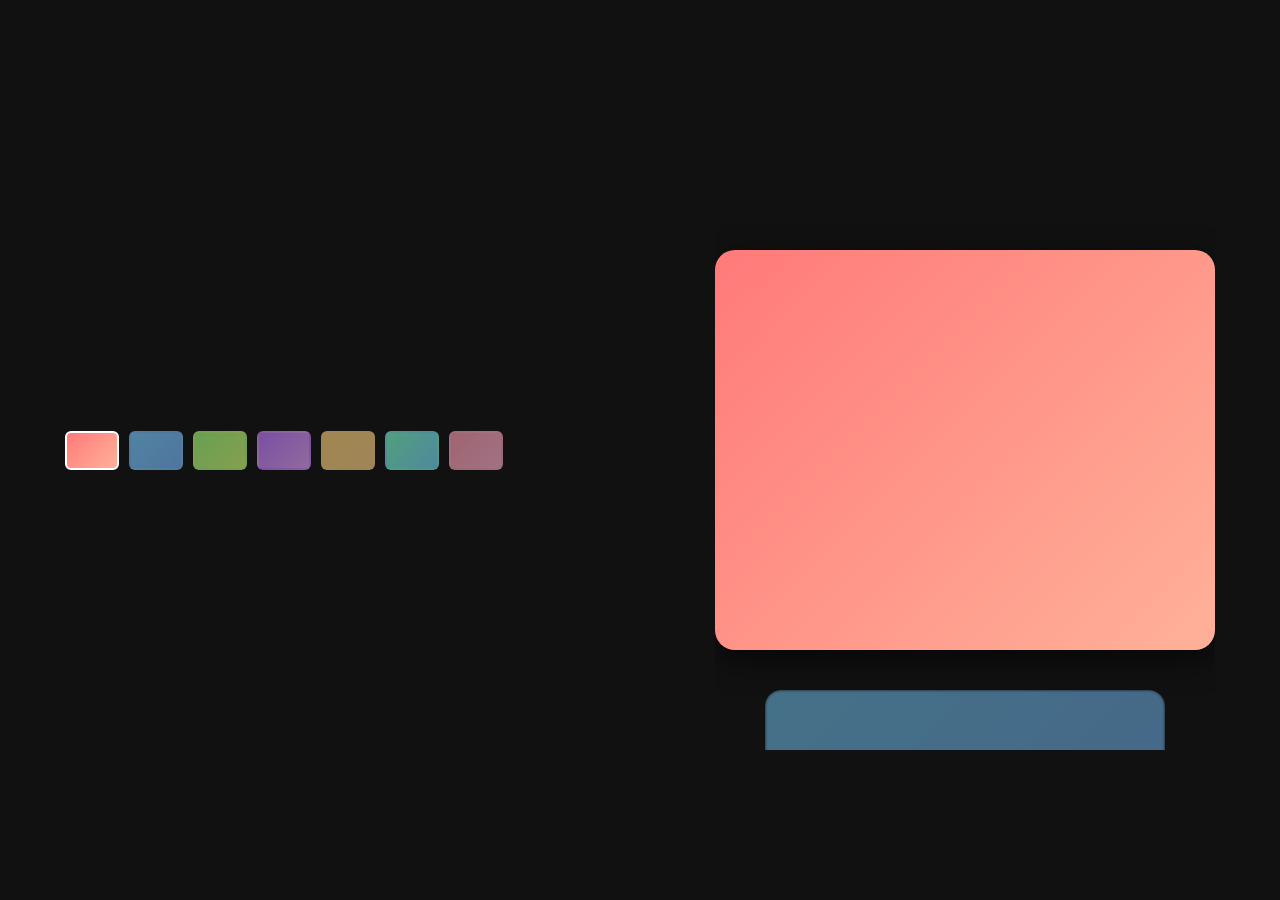
<file: test_head.html>
<!DOCTYPE html>
<html lang="vi">

<head>
  <meta charset="UTF-8">
  <meta name="viewport" content="width=device-width, initial-scale=1.0">
  <title>Vertical Slider + Directional Fade</title>
  <style>
    body {
      margin: 0;
      background: #111;
      font-family: sans-serif;
      display: flex;
      justify-content: center;
      align-items: center;
      height: 100vh;
      color: white;
      flex-direction: column;
    }

    .slider-track {
      display: flex;
      flex-direction: column;
      transition: transform 0.6s ease;
    }


    .thumb {
      width: 50px;
      height: 35px;
      border-radius: 6px;
      background-size: cover;
      background-position: center;
      cursor: pointer;
      opacity: 0.6;
      border: 2px solid transparent;
      transition: opacity 0.3s, border-color 0.3s;
    }

    .thumb:hover {
      opacity: 1;
    }

    .thumb.active {
      opacity: 1;
      border-color: white;
    }

    .slider-section {
      display: flex;
      align-items: center;
      justify-content: space-between;
      gap: 20px;
      width: 1150px;
    }

    .thumbs {
      display: flex;
      flex-direction: row;
      gap: 10px;
      flex-wrap: wrap;
      max-width: 500px;
    }

    .slider-container {
      position: relative;
      width: 500px;
      height: 600px;
      overflow: hidden;
    }

    .slide {
      height: 400px;
      margin: 0;
      border-radius: 20px;
      background-size: cover;
      background-position: center;
      flex-shrink: 0;
      opacity: 0.2;
      filter: blur(4px);
      transition: transform 0.6s ease, opacity 0.6s ease, filter 0.6s ease, -webkit-mask-image 0.6s ease;
    }

    .slide.active {
      opacity: 1;
      transform: scale(1);
      filter: blur(0);
      -webkit-mask-image: none;
      mask-image: none;
      box-shadow: 0 10px 30px rgba(0, 0, 0, 0.6);
    }

    .slide.above {
      opacity: 0.5;
      transform: scale(0.8);
      filter: blur(2px);
      -webkit-mask-image: linear-gradient(to bottom, transparent 0%, black 50%);
      -webkit-mask-repeat: no-repeat;
      -webkit-mask-size: cover;
    }

    .slide.below {
      opacity: 0.5;
      transform: scale(0.8);
      filter: blur(2px);
      -webkit-mask-image: linear-gradient(to top, transparent 0%, black 50%);
      -webkit-mask-repeat: no-repeat;
      -webkit-mask-size: cover;
    }
  </style>
</head>

<body>

  <section class="slider-section">
    <div class="thumbs">
      <div class="thumb" style="background:linear-gradient(135deg,#ff7a7a,#ffb199);"></div>
      <div class="thumb" style="background:linear-gradient(135deg,#7ad1ff,#7ab6ff);"></div>
      <div class="thumb" style="background:linear-gradient(135deg,#a3ff7a,#d1ff7a);"></div>
      <div class="thumb" style="background:linear-gradient(135deg,#c07aff,#e6a6ff);"></div>
      <div class="thumb" style="background:linear-gradient(135deg,#ffd77a,#ffd18a);"></div>
      <div class="thumb" style="background:linear-gradient(135deg,#7affc3,#7ad8ff);"></div>
      <div class="thumb" style="background:linear-gradient(135deg,#ff9db1,#ffb3d1);"></div>
    </div>
    <div class="slider-container">
      <div class="slider-track">
        <div class="slide" style="background:linear-gradient(135deg,#ff7a7a,#ffb199);"></div>
        <div class="slide" style="background:linear-gradient(135deg,#7ad1ff,#7ab6ff);"></div>
        <div class="slide" style="background:linear-gradient(135deg,#a3ff7a,#d1ff7a);"></div>
        <div class="slide" style="background:linear-gradient(135deg,#c07aff,#e6a6ff);"></div>
        <div class="slide" style="background:linear-gradient(135deg,#ffd77a,#ffd18a);"></div>
        <div class="slide" style="background:linear-gradient(135deg,#7affc3,#7ad8ff);"></div>
        <div class="slide" style="background:linear-gradient(135deg,#ff9db1,#ffb3d1);"></div>
      </div>
    </div>
  </section>


  <script>
    const track = document.querySelector('.slider-track');
    const slides = document.querySelectorAll('.slide');
    const thumbs = document.querySelectorAll('.thumb');
    let currentIndex = 0;
    const slideHeight = slides[0].offsetHeight + 20;
    let autoPlay;
    function updateSlides() {
      slides.forEach((slide, index) => {
        slide.classList.remove('active', 'above', 'below');

        if (index === currentIndex) {
          slide.classList.add('active');
        } else if (index === currentIndex - 1) {
          slide.classList.add('above');
        } else if (index === currentIndex + 1) {
          slide.classList.add('below');
        }
      });

      thumbs.forEach((thumb, index) => {
        thumb.classList.toggle('active', index === currentIndex);
      });
      const container = document.querySelector('.slider-container');
      const activeSlide = slides[currentIndex];

      const containerCenter = container.offsetHeight / 2;
      const activeSlideCenter = activeSlide.offsetTop + activeSlide.offsetHeight / 2;
      const offset = containerCenter - activeSlideCenter;

      track.style.transform = `translateY(${offset}px)`;
    }

    function nextSlide() {
      currentIndex = (currentIndex + 1) % slides.length;
      updateSlides();
    }

    thumbs.forEach((thumb, index) => {
      thumb.addEventListener('click', () => {
        currentIndex = index;
        updateSlides();
        restartAutoPlay();
      });
    });

    function startAutoPlay() {
      autoPlay = setInterval(nextSlide, 2000);
    }

    function restartAutoPlay() {
      clearInterval(autoPlay);
      startAutoPlay();
    }

    updateSlides();
    startAutoPlay();
  </script>

</body>

</html>
</file>
<file: css/target.css>
* {
  cursor: none !important;
  text-decoration: none;
}
/* Section 1 - Design Focus */
.design-focus-section {
  margin-top: 140px;
  max-width: 1150px;
  margin-inline: auto;
  border-radius: 40px;
  padding-right: 10px;
}

.design-focus-header h2 {
  font-size: 2.2rem;
  line-height: 1.5;
  font-weight: 800;
  margin-bottom: 20px;
}

.design-focus-card img {
  width: 99%;
  height: 520px;
  max-width: 1140px;
  border: 10px solid #f5c9f1;
  outline: 2px solid rgb(80, 73, 73);
  border-radius: 20px;
  margin: 0 auto;
  display: block;
  object-fit: cover;
}
.target-discipline-section {
  margin-top: 110px;
  max-width: 1150px;
  margin-inline: auto;
  border-radius: 40px;
}

.target-discipline-container {
  display: flex;
  flex-wrap: wrap;
  align-items: flex-start;
  gap: 40px;
}

.target-discipline-header {
  flex: 1 1 300px;
  max-width: 500px;
}

.target-discipline-header .section-title span {
  font-size: 30px;
  font-weight: 800;
  line-height: 1.3;
}

.target-discipline-header p {
  font-size: 1.1rem;
  color: #444;
  margin-top: -15px;
  width: 350px;
}

.discipline-cards {
  flex: 1 1 300px;
  display: flex;
  flex-direction: column;
  gap: 20px;
}

.discipline-card {
  border-radius: 16px;
  transition: transform 0.3s ease;
}
.discipline-card h3 {
  font-size: 1.4rem;
  margin-bottom: 10px;
  position: relative;
  padding-bottom: 12px;
}

.discipline-card h3::after {
  content: "";
  position: absolute;
  left: 0;
  bottom: 0;
  width: 100%;
  height: 1px;
  background-color: rgba(0, 0, 0, 0.2); /* Đường mờ */
}
.discipline-cards .card-footer {
  padding: 0 25px 5px 25px;
  display: flex;
  justify-content: space-between;
  align-items: center;
}
.card-footer h3 {
  font-size: 1.3rem;
  margin-bottom: 8px;
}

.card-footer p {
  font-size: 1rem;
  color: #333;
  line-height: 1.5;
}
.target-discipline-section .section-title img {
  position: absolute !important;
  margin-top: 100px;
  margin-left: 110%;
}
span.highlight-blue {
  background-color: rgb(215, 234, 250);
  padding: 5px 10px;
}
/* Container các thẻ */
.discipline-cards {
  display: flex;
  flex-direction: column;
  gap: 20px;
}

/* Thẻ chính */
.discipline-card {
  border-radius: 20px;
  position: relative;
  box-shadow: 0 8px 20px rgba(0, 0, 0, 0.08);
  animation: none;
  transition: transform 0.3s ease;
}

/* Hover kích hoạt animation nhún-nảy */
.discipline-card:hover {
  animation: bounceCard 0.6s ease;
}

/* Chấm trắng góc phải trên */
.discipline-card::after {
  content: "";
  position: absolute;
  top: 12px;
  right: 12px;
  width: 12px;
  height: 12px;
  background-color: #fff;
  border-radius: 50%;
  box-shadow: 0 0 8px rgba(255, 255, 255, 0.4);
}

/* Keyframes hiệu ứng nhún nảy */
@keyframes bounceCard {
  0% {
    transform: translateY(0);
  }
  30% {
    transform: translateY(0px) scale(1.03);
  }
  60% {
    transform: translateY(0px) scale(0.98);
  }
  100% {
    transform: translateY(0) scale(1);
  }
}

.design-belief-section {
  margin-top: 110px;
  max-width: 1150px;
  margin-inline: auto;
  border-radius: 40px;
}

.design-belief-container {
  display: flex;
  justify-content: space-between;
  gap: 120px;
}

.design-belief-left {
  flex: 1;
}

.belief-list {
  display: flex;
  flex-direction: column;
  list-style: none;
  padding: 0;
  margin: 30px 0 20px;
}
.design-belief-left h2 {
  font-size: 30px;
}
.belief-item {
  border: 1.2px solid black;
  font-weight: 500;
  padding: 12px 16px;
  border-radius: 10px;
  margin-bottom: 10px;
  display: inline-block;
}

.belief-item.pink {
  background-color: #f8c8dc;
}
.belief-item.blue {
  background-color: #bfe6ff;
}
.belief-item.yellow {
  background-color: #fff2b3;
}

.belief-description {
  line-height: 1.5;
  color: #333;
  width: 350px;
  margin-left: 200px;
}

.design-belief-right {
  flex: 1;
  display: flex;
  justify-content: end;
}

.belief-image {
  width: 350px;
  height: 350px;
  overflow: hidden; /* Ẩn phần rìa ngoài ảnh */
  border-radius: 16px;
  border: 2px solid black; /* Viền đen thứ nhất */
  outline: 4px solid black; /* Viền đen thứ hai */
  outline-offset: 6px; /* Tạo khoảng cách giữa 2 viền */
  box-shadow: 0 4px 10px rgba(0, 0, 0, 0.1);
  transform: rotate(3deg); /* Xoay nguyên khung */
  transition: transform 0.4s ease-in-out;
  margin-right: 22px;
}

.belief-image:hover {
  transform: scale(1.1); /* Hover phóng to nhẹ, vẫn lấy phần giữa */
}

.image-gallery-container {
  max-width: 1000px;
  margin: 0 auto;
  display: flex;
  justify-content: center;
  align-items: center;
}
.image-gallery-container img {
  width: 50%;
}
.apply-project-section {
  margin-top: 90px;
  max-width: 1150px;
  margin-inline: auto;
  border-radius: 40px;
}
.apply-header .section-title img {
  position: absolute;
  margin-top: 70px;
  margin-left: 220px;
}
.apply-header h2 {
  font-size: 30px;
  font-weight: 700;
  margin-bottom: 10px;
}

.apply-header p {
  font-size: 17px;
  color: #333;
  margin-bottom: 40px;
  width: 420px;
  margin-top: -10px;
}

.apply-card-container {
  margin-top: 80px;
  display: flex;
  justify-content: space-between;
  gap: 20px;
  flex-wrap: wrap;
}

.apply-card {
  width: 320px;
  border: 1px solid black;
  border-radius: 12px;
  padding: 0px 15px;
  text-align: left;
  box-shadow: 0 4px 10px rgba(0, 0, 0, 0.1);
  position: relative;
  overflow: hidden;
  transition: transform 0.3s ease, box-shadow 0.3s ease;
}
.apply-card:hover {
  transform: translateY(-8px);
  box-shadow: 0 10px 20px rgba(0, 0, 0, 0.15);
}

.apply-card::before {
  content: "";
  position: absolute;
  top: -50%;
  left: -30%;
  width: 60%;
  height: 200%;
  background: rgba(255, 255, 255, 0.2);
  transform: translateX(-100%) rotate(25deg);
  opacity: 0;
  pointer-events: none;
}

.apply-card:hover::before {
  transform: translateX(300%) rotate(25deg);
  opacity: 1;
  transition: transform 0.8s ease, opacity 0.3s ease;
}
.question-text {
  height: 100px;
}

.apply-card h3 {
  margin-top: 10px;
  font-size: 45px;
  font-weight: 800;
  border-bottom: 1px solid rgba(0, 0, 0, 0.7);
  margin-bottom: 8px;
}

.apply-card .question-text {
  font-size: 16px;
  font-weight: 400;
  margin-bottom: 15px;
  padding-bottom: 10px;
}

.apply-card-image img {
  height: 200px;
  width: 100%;
  border-radius: 8px;
  margin-bottom: 10px;
}

.card-blue {
  background-color: #c6edff;
}
.card-yellow {
  background-color: #ffefae;
}
.card-pink {
  background-color: #ffd6f2;
}
.my-process-section {
  margin-top: 90px;
  max-width: 1150px;
  margin-inline: auto;
  border-radius: 40px;
}

.my-process-section .process-title {
  display: flex;
  align-items: center;
  gap: 10px;
}

.my-process-section .section-title img {
  margin-top: 10px;
}

/* ===== STEP ===== */
.process-steps {
  display: flex;
  flex-direction: column;
  margin-top: 30px;
  position: relative;
}

.process-step {
  padding: 15px 25px;
  border-radius: 8px;
  display: flex;
  align-items: center;
  gap: 40px;
  font-weight: 500;
  position: relative;
  border: 1px solid black;
  transition: all 0.3s ease; /* Cho animation mượt */
}

.process-step:hover {
  transform: translateY(-5px); /* Nhô lên 5px */
  box-shadow: 0 6px 15px rgba(0, 0, 0, 0.15); /* Thêm bóng nhẹ */
}

.process-step::after {
  content: "";
  position: absolute;
  top: 8px;
  right: 8px;
  width: 12px;
  height: 12px;
  background: white;
  border: 1px solid black;
  border-radius: 50%;
}

.process-step .step-number {
  font-size: 42px;
  font-weight: 800;
}

.process-step.blue {
  background-color: #bde5f6;
}

.process-step.yellow {
  background-color: #ffe89d;
}

.process-step.pink {
  background-color: #fcd6f6;
}

.process-steps {
  display: flex;
  flex-direction: column;
}

.process-step:nth-child(1) {
  width: 60%;
  margin-left: 0;
}

.process-step:nth-child(2) {
  width: 60%;
  margin-top: -15px;
  margin-left: 320px;
}

.process-step:nth-child(3) {
  width: 60%;
  margin-left: 190px;
  margin-top: -15px;
}

.process-step:nth-child(4) {
  width: 60%;
  margin-left: 400px;
  margin-top: -15px;
}

.process-step:nth-child(5) {
  width: 60%;
  margin-left: 110px;
  margin-top: -15px;
}
section.t2 {
  display: none;
}

section.t1 {
  display: block;
}
section.tools-section {
  margin-top: 90px;
  max-width: 1150px;
  margin-inline: auto;
  border-radius: 40px;
}

.tools-grid {
  margin-top: 50px;
  display: flex;
  justify-content: center;
}
.icon-piu img {
  margin-top: 5px;
  margin: 0 10px 0 20px;
  width: 50px;
  height: 50px;
}
.tool-word {
  text-align: center;
  position: relative;
  font-size: 45px;
  font-weight: 600;
  color: #222;
  cursor: pointer;
  display: inline-block;
  transition: transform 0.3s ease;
}

.tool-word img {
  position: absolute;
  margin-top: -30px;
  left: 50%;
  transform: translateX(-50%) scale(0);
  width: 95px;
  object-fit: cover;
  height: 95px;
  transition: transform 0.3s ease, opacity 0.3s ease;
  opacity: 0;
  pointer-events: none;
  border: 10px solid #f5c9f1;
  border-radius: 20px;
  outline: 2px solid black;
}

.tool-word:hover {
  transform: translateY(-5px); /* chỉ nhảy lên, không nghiêng */
  color: #007bff;
}

.tool-word:hover img {
  transform: translateX(-50%) scale(1) rotate(-3deg); /* ảnh nghiêng -3deg */
  opacity: 1;
}
section.learned-section {
  margin-top: 9px;
  max-width: 1150px;
  margin-inline: auto;
  border-radius: 40px;
}

.learned-title::after {
  content: "";
  position: absolute;
  bottom: -15px;
  left: 50%;
  transform: translateX(-50%);
  width: 0;
  height: 0;
  border-left: 10px solid transparent;
  border-right: 10px solid transparent;
  border-top: 15px solid #000;
}

.learned-grid {
  display: grid;
  grid-template-columns: repeat(2, 1fr);
  gap: 20px;
  max-width: 1200px;
  margin: 0 auto;
  margin-top: 30px;
}

.learned-box {
  background: #aee2ff;
  padding: 20px;
  border-radius: 12px;
  text-align: left;
  display: flex;
  flex-direction: column;
  justify-content: space-between;
  position: relative;
  min-height: 150px;
  box-shadow: 0 4px 8px rgba(0, 0, 0, 0.05);
}

.learned-box img {
  width: 50px;
  height: 48px;
  margin-bottom: 10px;
}

.learned-box p {
  font-size: 14px;
  line-height: 1.5;
  color: #333;
  margin: 0;
}

.learned-box::after {
  content: "";
  width: 10px;
  height: 10px;
  background: white;
  border: 1px solid #ccc;
  border-radius: 50%;
  position: absolute;
  top: 10px;
  right: 10px;
}

.quote-section {
  display: flex;
  align-items: center;
  justify-content: center;
  text-align: center;
  position: relative;
  margin-top: -129px;
  max-width: 1150px;
  margin-bottom: -120px;
  gap: 20px;
  margin-inline: auto;
}

.quote-mark {
  margin-top: 150px;
  font-size: 400px;
  color: #ffd966;
  font-weight: bold;
  line-height: 1;
}

.quote-text {
  font-size: 60px;
  font-weight: 500;
  color: #000;
  width: 900px;
}

.quote-text span {
  background: #aee2ff;
  font-weight: 700;
  padding: 2px 4px;
}
.mr2,
.mr3,
.mr4 {
  display: none;
}
.decor-star,
.decor-star1,
.decor-star2 {
  position: absolute;
  width: 70px;
  animation: twinkle 2s infinite ease-in-out;
}

.decor-star {
  left: 42%;
  top: 110px;
  animation-delay: 0s;
}

.decor-star1 {
  left: 30%;
  top: 400px;
  animation-delay: 0.5s;
}

.decor-star2 {
  right: 16%;
  top: 280px;
  animation-delay: 1s;
}

@keyframes twinkle {
  0%,
  100% {
    opacity: 0.3;
    transform: scale(0.6);
  }
  50% {
    opacity: 1;
    transform: scale(1);
  }
}

@media (max-width: 768px) {
  .design-focus-header h2 {
    font-size: 28px;
    margin-top: -50px;
  }
  .target-discipline-section {
    margin-top: 50px;
  }
  .target-discipline-container {
    flex-direction: column;
  }

  .discipline-cards {
    margin-top: -60px !important;
    width: 100%;
  }
  .design-focus-card img {
    height: 200px;
    width: 97%;
  }
  .target-discipline-container .section-title img {
    margin-left: 10%;
    width: 70px;
    margin-top: 160px !important;
  }
  .design-belief-container .section-title img {
    width: 70px;
  }
  .section-title span {
    font-size: 24px !important;
  }
  .design-belief-section {
    margin-top: 50px;
  }
  .design-belief-container {
    flex-direction: column; /* Chuyển sang xếp dọc */
  }

  .design-belief-right {
    margin-top: -60px;
    justify-content: center;
    align-items: center;
    order: 2; /* Ảnh lên trên */
  }
  .belief-description {
    width: 300px;
    margin-left: 10px;
  }
  .belief-image {
    margin-right: 0 !important;
    width: 240px;
    height: 240px;
    transform: rotate(3deg) !important; /* Xoay nhẹ hơn cho mobile */
  }

  .belief-list li {
    font-size: 16px;
    padding: 10px;
  }

  .design-belief-left h2 {
    font-size: 24px !important;
  }

  .belief-description {
    font-size: 14px;
  }
  .image-gallery-container img {
    margin-top: -560px;
    width: 70%;
  }
  .apply-card-container {
    flex-direction: column;
    align-items: center;
  }
  .apply-card {
    width: 90%;
  }
  .apply-header p {
    width: 320px;
  }
  .apply-project-section .section-title img {
    margin-left: 0% !important;
    width: 70px !important;
    margin-top: 70px !important;
  }
  .process-step {
    width: 92.5% !important;
    margin-left: 0 !important;
    flex-direction: row;
    justify-content: flex-start;
    padding: 15px;
  }

  .my-process-section .section-title img {
    width: 70px;
    margin-top: -5px !important;
  }

  section.t1 {
    display: none !important;
  }

  section.t2 {
    margin-top: 50px;
    display: block;
  }
  section.t2 .tools-grid {
    margin-top: 20px !important;
  }
  .t2 img.arrow-icon {
    width: 50px;
  }
  .tools-grid {
    margin-top: 10px;
  }
  .icon-piu img {
    margin-top: 5px;
    margin: 0 0px 0 0px;
    width: 20px;
    height: 20px;
  }
  .tool-word {
    font-size: 15px;
  }
  .tool-word img {
    margin-top: -9px;
    left: 50%;
    width: 35px;
    height: 35px;
    border: 4px solid #f5c9f1;
    border-radius: 2px;
  }
  .what-i-do {
    margin-top: -40px !important;
  }

  .what-i-do .section-title img {
    margin-left: 20px;
    width: 60px;
  }

  .featured-projects img.arrow-icon {
    width: 60px;
  }

  .featured-projects {
    margin-top: -70px !important;
  }
  .learned-grid {
    grid-template-columns: 1fr;
  }
  .learned-section .section-title img {
    width: 70px;
  }
  .mr1 {
    display: none;
  }
  .mr2,
  .mr3,
  .mr4 {
    margin-top: 19px;
    display: block;
  }

  .mr2 {
    justify-content: left;
    align-items: center;
    margin: 0 auto;
    text-align: center;
    display: flex;
    margin-top: -219px !important;
  }
  .mr3 {
    justify-content: center;
    align-items: center;
    margin: 0 auto;
    text-align: center;
    display: flex;
  }
  .mr4 {
    justify-content: right;
    align-items: center;
    margin: 0 auto;
    text-align: center;
    display: flex;
    margin-top: -185px !important;
    margin-bottom: -90px !important;
  }
  .quote-section {
    margin-top: -80px;
    margin-bottom: 10px;
  }

  .quote-mark {
    margin-top: 150px;
    font-size: 100px;
  }

  .quote-text {
    text-align: left !important;
    font-size: 28px;
    font-weight: 500;
    width: 320px;
  }

  .quote-text span {
    background: #aee2ff;
    font-weight: 700;
    padding: 2px 4px;
  }
}
</file>
<file: css/about.css>
.statistics-section {
  margin-top: 90px;
  max-width: 1150px;
  margin-inline: auto;
  border-radius: 40px;
}

.statistics-container {
  display: flex;
  justify-content: space-between;
  align-items: center;
  flex-wrap: wrap;
  margin-top: 50px;
}

.statistic-box {
  display: flex;
  flex-direction: column;
  justify-content: space-between;
  border-radius: 15px;
  padding: 0 30px;
  width: 290px;
  height: 400px;
  box-shadow: 0 10px 20px rgba(0, 0, 0, 0.05);
  transition: transform 0.3s ease-in-out, box-shadow 0.3s ease-in-out;
  position: relative;
  overflow: hidden;
  text-align: left;
}

.statistic-box::before {
  content: "";
  position: absolute;
  top: 15px;
  right: 15px;
  width: 15px;
  height: 15px;
  border-radius: 50%;
  background-color: #ffffff;
  border: 2px solid rgba(7, 7, 7, 0.7);
  z-index: 1;
}

.blue-stat {
  background-color: #d3eafe;
}

.yellow-stat {
  background-color: #fffacb;
}

.pink-stat {
  background-color: #ffdee9;
}

.statistic-box:hover {
  transform: translateY(-10px) scale(1.02);
  box-shadow: 0 15px 30px rgba(0, 0, 0, 0.1);
}

.statistic-number {
  margin-top: 30px;
  font-size: 3.5em;
  font-weight: 700;
  color: #333;
  margin-bottom: 10px;
}

.statistic-label {
  font-size: 1.2em;
  color: #555;
  text-transform: capitalize;
}

.statistic-box .divider {
  border: none;
  margin-bottom: 100px;
  border-top: 1px solid rgba(0, 0, 0, 0.1);
}

.statistic-description {
  font-size: 0.95em;
  color: #666;
  line-height: 1.6;
}

.statistic-box:hover {
  box-shadow: 0 15px 30px rgba(0, 0, 0, 0.1);
  animation: bounceAndPop 1s infinite alternate forwards ease-in-out;
  cursor: pointer;
}

@keyframes bounceAndPop {
  0% {
    transform: translateY(0) scale(1);
  }
  50% {
    transform: translateY(-8px) scale(1.015);
  }
  100% {
    transform: translateY(0) scale(1);
  }
}

.design-philosophy {
  margin-top: 90px;
  max-width: 1150px;
  margin-inline: auto;
  border-radius: 40px;
}

.philosophy-container {
  margin-top: 40px;
  display: flex;
  justify-content: center;
  align-items: center;
  gap: 20px;
  height: 330px;
}

.image-box {
  width: 50%;
  height: 100%;
  border-radius: 12px;
  transition: width 0.5s ease;
  overflow: hidden;
  display: flex;
  align-items: center;
  justify-content: center;
  position: relative;
}

.image-box img {
  width: 100%;
  height: auto;
  transition: transform 0.5s ease;
  border-radius: 12px;
}

.image-box.left {
  border: 7px solid #85d4ff;
  outline: 2px solid black;
}

.image-box.right {
  outline: 2px solid black;
  border: 7px solid #eaa7d4;
}

/* Hover LEFT */
.image-box.left:hover {
  width: 300%;
}
.image-box.left:hover .caption-box.b1 {
  opacity: 1;
  max-width: 550px;
  line-height: 1.5;
  background-color: #ade0ff;
}
.caption-box.b1 {
  bottom: 12px;
  left: 12px;
}
/* Hover RIGHT */
.image-box.right:hover {
  width: 300%;
}
.image-box.right:hover .caption-box.b2 {
  opacity: 1;
  max-width: 550px;
  line-height: 1.5;
  background-color: #f8c5f8;
}
.caption-box.b2 {
  bottom: 12px;
  right: 12px;
}
.caption-box {
  opacity: 0;
  transition: all 0.5s ease;
  position: absolute;
  padding: 12px 22px;
  margin-top: 12px;
  border-radius: 16px;
  font-size: 1.2rem;
  font-weight: 500;
  color: #000;
  box-shadow: 0 3px 10px rgba(0, 0, 0, 0.1);
}
.caption-box .circle {
  position: absolute;
  top: 12px;
  right: 12px;
  width: 16px;
  height: 16px;
  background-color: white;
  border-radius: 50%;
  border: 1px solid #444;
}

.slider-section {
  margin-top: 90px;
  max-width: 1150px;
  margin-inline: auto;
  border-radius: 40px;
}

.slider-container {
  display: flex;
  justify-content: center;
  align-items: center;
  overflow: hidden;
  position: relative;
  height: 350px;
  padding: 0 15%;
  box-sizing: border-box;
  gap: 120px;
}

.slide {
  position: absolute;
  padding: 5px 10px;
  border-radius: 15px;
  box-shadow: 0 10px 20px rgba(0, 0, 0, 0.1);
  text-align: center;
  display: flex;
  flex-direction: column;
  justify-content: center;
  align-items: center;
  box-sizing: border-box;
  font-size: 15px;
  width: 650px;
  height: 300px;
  overflow: hidden;

  left: 50%;
  transform: translateX(-50%) scale(0.8);
  opacity: 0;
  z-index: 0;

  transition: all 0.6s ease-in-out;
}

.slide-active {
  background-color: #add8e6;
  transform: translateX(-50%) scale(1);
  opacity: 1;
  z-index: 2;
}

.slide-prev {
  background-color: #fffacd;
  transform: translateX(calc(-100% - 300px)) scale(0.8);
  opacity: 0.4;
  z-index: 1;
}

.slide-next {
  background-color: #ffc0cb;
  transform: translateX(calc(0% + 300px)) scale(0.8);
  opacity: 0.4;
  z-index: 1;
}

.slide p {
  font-size: 1.1em;
  line-height: 1.6;
  color: #444;
  overflow: hidden;
  text-overflow: ellipsis;
  display: -webkit-box;
  -webkit-line-clamp: 5;
  -webkit-box-orient: vertical;
}

.profile img {
  width: 65px;
  height: 65px;
  border-radius: 50%;
  object-fit: cover;
  border: 3px solid #fff;
}

.profile h3 {
  margin: 5px 0;
  color: #333;
}

.profile p {
  margin: 0;
  color: #666;
  font-size: 0.9em;
}

.slider-navigation {
  position: absolute;
  left: 50%;
  transform: translateX(-50%);
  display: flex;
  gap: 20px;
}

.nav-button {
  background-color: #fff;
  border: 1px solid #ddd;
  outline: 2px solid black;
  padding: 20px 20px;
  border-radius: 50%;
  width: 10px;
  height: 10px;
  display: flex;
  justify-content: center;
  align-items: center;
  font-size: 1.5em;
  cursor: pointer;
  box-shadow: 0 5px 10px rgba(0, 0, 0, 0.1);
  transition: all 0.3s ease;
}

.nav-button:hover {
  background-color: #e9e9e9;
  transform: translateY(-2px);
}

.nav-button:active {
  transform: translateY(0);
  box-shadow: 0 2px 5px rgba(0, 0, 0, 0.1);
}

/* Contact Section Style */
.contact-section {
  text-align: center;
  padding: 80px 20px;
  margin-bottom: -80px;
}

.contact-section h2 {
  font-size: 2.5rem;
  font-weight: 800;
  margin: 0.5rem 0;
}

.contact-section .highlight {
  background-color: #ffcef2;
  padding: 0 10px;
}

.contact-section .btn {
  display: inline-block;
  margin-top: 30px;
  padding: 12px 24px;
  background-color: #000;
  color: #fff;
  font-weight: 500;
  border-radius: 999px;
  text-decoration: none;
  transition: all 0.3s ease;
}

.contact-section .btn:hover {
  background-color: #333;
}

.social-links {
  margin-top: 40px;
  display: flex;
  justify-content: center;
  gap: 40px;
  font-size: 1rem;
}

.social-links a {
  color: #000;
  text-decoration: none;
  font-weight: 500;
  display: inline-flex;
  align-items: center;
  gap: 4px;
}

.social-links a span {
  font-size: 1.1rem;
}
.design-section {
  margin-top: 0px;
  margin-bottom: 30px;
  max-width: 1150px;
  margin-inline: auto;
  border-radius: 40px;
}

.design-content {
  display: flex;
  justify-content: center;
  align-items: flex-start;
  flex-wrap: wrap;
  gap: 40px;
  max-width: 1150px;
  margin: auto;
}

.image-group {
  margin-top: 100px;
  display: flex;
  gap: 40px;
}

.img {
  background-color: #e5bfd8;
  outline: 1.5px solid black;
  width: 140px;
  border-radius: 16px;
  box-shadow: 0 0 0 4.5px #eaa7d4, 0 0 0 5.5px black;
}

.tilt-left {
  margin-top: 20px;
  width: 100px;
  height: 90px;
  transform: rotate(-5deg);
}

.tilt-more-left {
  width: 160px;
  height: 150px;
  transform: rotate(8deg);
}

.tilt-right {
  margin-top: 20px;
  width: 100px;
  height: 90px;
  transform: rotate(5deg);
}

.tilt-more-right {
  width: 160px;
  height: 150px;
  transform: rotate(-8deg);
}

.text-center {
  text-align: center;
  max-width: 700px;
}

.text-center h2 {
  font-size: 2.5rem;
  font-weight: 800;
  margin: 0.3rem 0;
}

.text-center h2 span {
  background: #a7dcff;
  padding: 0 12px;
  display: inline-block;
}

.arrow img {
  width: 70px;
}

.desc {
  font-size: 1rem;
  line-height: 1.6;
  font-weight: 400;
}

.facts-wrapper {
  margin-top: 20px;
  margin-bottom: 70px;
  max-width: 1150px;
  margin-inline: auto;
  border-radius: 40px;
  display: flex;
  justify-content: space-between;
  flex-wrap: wrap;
}

.facts-column {
  height: 450px;
  width: 720px;
  display: flex;
  flex-direction: column;
  justify-content: space-between;
}

.fact-box {
  outline: 2px solid black;
  position: relative;
  background-color: #ffe889;
  gap: 30px;
  height: 100px;
  padding: 1px 20px;
  border-radius: 16px;
  display: flex;
  align-items: center;
  box-shadow: 0 0 0 rgba(0, 0, 0, 0);
  transition: all 0.3s ease;
}

.fact-box .number {
  font-weight: 600;
  font-size: 1.5rem;
  margin-right: 20px;
}

.fact-box .line {
  flex: 0 0 40px;
  height: 2px;
  background-color: #000;
  margin-right: 20px;
}

.fact-box .fact-text {
  flex: 1;
  font-size: 1.1rem;
  font-weight: 500;
  transition: all 0.3s ease;
}

.fact-box .dot {
  width: 12px;
  height: 12px;
  border-radius: 50%;
  border: 2px solid #000;
  background-color: #fff;
  position: absolute;
  top: 10px;
  right: 10px;
}

/* Hover effect */
.fact-box:hover {
  transform: scale(1.02);
  background-color: #a5dcff;
  box-shadow: 0 8px 20px rgba(0, 0, 0, 0.2);
}

.fact-box:hover .fact-text {
  transform: translateX(-25px);
}
.fact-box:hover .line {
  flex: 0 0 25px;
}
/* Image block */
.facts-image {
  display: flex;
  justify-content: center;
  align-items: center;
  border: 5px solid #f8c5f8;
  outline: 2px solid black;
  width: 390px;
  height: 440px;
  border-radius: 20px;
  box-shadow: 0 6px 20px rgba(0, 0, 0, 0.2);
  background-image: url("../assets/img/1.jpg");
  background-size: 200%;
  background-position: center 20%;
}

@media (max-width: 768px) {
  .statistics-container {
    flex-direction: column;
    display: flex;
    align-items: center;
    justify-content: center;
    gap: 30px;
    margin: 0 auto;
    margin-top: 50px;
  }
  .statistics-section {
    margin-top: 70px;
  }
  .my-experience .section-title img,
  .statistics-section .section-title img {
    width: 70px !important;
  }
  .statistic-box {
    width: 76%;
  }
  .philosophy-container {
    flex-direction: column;
    margin-bottom: 80px;
  }
  /* Hover LEFT */
  .image-box.left:hover {
    width: 75%;
  }

  .image-box.left:hover + .right {
    width: 50%;
  }

  /* Hover RIGHT */
  .image-box.right:hover {
    width: 75%;
  }
  .design-philosophy {
    margin-top: 0px;
  }
  .design-philosophy .section-title img {
    width: 70px;
  }
  .caption-box {
    padding: 0px 10px;
    font-size: 15px;
  }
  .slide {
    margin-bottom: -19px;
    width: 320px;
    height: 300px;
    font-size: 12px;
  }
  .slide-prev {
    transform: translateX(calc(-10% - 300px)) scale(0.8);
    opacity: 0.4;
    z-index: 1;
  }

  .slide-next {
    transform: translateX(calc(-90% + 300px)) scale(0.8);
    opacity: 0.4;
    z-index: 1;
  }
  .slider-section {
    margin-top: 40px;
  }
  .slider-section .section-title img {
    width: 70px;
  }
  .contact-section h2 {
    font-size: 1.6rem;
    font-weight: 400;
    margin: 0.5rem 0;
  }
  .image-group {
    display: none;
  }
  .text-center h2 {
    font-size: 2rem;
    font-weight: 400;
  }

  .facts-wrapper {
    width: 340px;
    flex-direction: column;
    align-items: center;
  }
  .facts-column {
    height: 450px;
    width: 340px;
    display: flex;
    flex-direction: column;
    gap: 5px;
  }

  .fact-box {
    gap: 0px;
    height: 100px;
    padding: 1px 12px;
    display: flex;
    flex-direction: column;
    align-items: flex-start;
    justify-content: space-around;
  }

  .fact-box .number {
    margin-top: 5px;
    font-weight: 600;
    font-size: 25px;
  }

  .fact-box .line {
    flex: 0 0 1px;
    width: 230px;
    background-color: #000;
  }

  .fact-box .fact-text {
    flex: 1;
    font-size: 14px;
    font-weight: 500;
    transition: all 0.3s ease;
  }

  /* Hover effect */
  .fact-box:hover {
    transform: scale(1.04);
    background-color: #a5dcff;
    box-shadow: 0 8px 20px rgba(0, 0, 0, 0.2);
  }

  .fact-box:hover .fact-text {
    transform: translateX(20px);
  }
  .fact-box:hover .line {
    flex: 0 0 1px;
    width: 300px;
  }
  .facts-image {
    width: 330px;
    height: 380px;
    margin-bottom: 40px;
  }
  .abit {
    margin-top: -20px !important;
  }
}
</file>
<file: css/resume.css>
.cv-section {
  display: flex;
  flex-direction: column;
  align-items: center;
  justify-content: center;
  margin-top: 140px;
  margin-inline: auto;
  border-radius: 40px;
}

.cv-gallery {
  display: flex;
  flex-direction: column;
  align-items: center;
  justify-content: center;
  flex-wrap: wrap;
}

.cv-item {
  display: flex;
  flex-direction: column;
  align-items: center;
  width: 100%;
  height: 1540px;
  min-width: 260px;
  border-radius: 12px;
  overflow: hidden;
  transition: transform 0.3s ease, box-shadow 0.3s ease;
}

.cv-item img {
  width: 100%;
  height: 1540px;
  display: block;
  border-radius: 12px;
  transform: rotate(-90deg);
  object-fit: contain;
}
.cv-buttons {
  display: flex;
  justify-content: center;
  gap: 20px;
}

.cv-buttons a,
.cv-buttons button {
  position: relative;
  justify-content: center;
  align-items: center;
  display: flex;
  padding: 10px 22px;
  font-size: 17px;
  font-weight: 600;
  border: none;
  border-radius: 50px;
  cursor: pointer;
  text-decoration: none;
  color: #fff;
  overflow: hidden;
  z-index: 1;
  transition: transform 0.3s ease, box-shadow 0.3s ease;
}

.btn-download {
  background: linear-gradient(135deg, #4facfe, #00f2fe);
  box-shadow: 0 4px 15px rgba(79, 172, 254, 0.4);
}

.btn-flip {
  background: linear-gradient(135deg, #ff6a88, #ff99ac);
  box-shadow: 0 4px 15px rgba(255, 106, 136, 0.4);
}

.cv-buttons a:hover,
.cv-buttons button:hover {
  transform: translateY(-3px) scale(1.05);
  box-shadow: 0 8px 20px rgba(0, 0, 0, 0.25);
}

.cv-buttons a:active,
.cv-buttons button:active {
  transform: translateY(0px) scale(0.97);
  box-shadow: 0 4px 12px rgba(0, 0, 0, 0.2);
}

.cv-buttons a::before,
.cv-buttons button::before {
  content: "";
  position: absolute;
  top: 0;
  left: -100%;
  width: 200%;
  height: 100%;
  background: rgba(255, 255, 255, 0.2);
  transform: skewX(-25deg);
  transition: left 0.5s ease;
  z-index: -1;
}

.cv-buttons a:hover::before,
.cv-buttons button:hover::before {
  left: 100%;
}

.cv-item {
  position: relative;
}

.cv-overlay {
  position: absolute;
  flex-direction: column;
  top: 93.5%;
  left: 50%;
  transform: translate(-50%, -50%);
  display: flex;
  gap: 110px;
  opacity: 0;
  transition: opacity 0.3s ease;
}

.cv-item:hover .cv-overlay {
  opacity: 1;
}

.cv-link {
  background: linear-gradient(135deg, #6a11cb, #2575fc);
  color: #fff;
  padding: 10px 18px;
  font-size: 14px;
  font-weight: 600;
  border-radius: 30px;
  text-decoration: none;
  box-shadow: 0 3px 10px rgba(0, 0, 0, 0.2);
  transition: transform 0.25s ease, box-shadow 0.25s ease;
}
.cv-link:hover {
  transform: scale(1.08);
  box-shadow: 0 6px 15px rgba(0, 0, 0, 0.3);
}

.cv-link:active {
  transform: scale(0.95);
}

#loading-screen {
  position: fixed;
  top: 0;
  left: 0;
  width: 100%;
  height: 100%;
  background: #000;
  display: flex;
  justify-content: center;
  align-items: center;
  z-index: 9999;
  transition: opacity 0.6s ease, visibility 0.6s ease;
}

.loading-text {
  font-size: 42px;
  font-weight: bold;
  color: white;
  letter-spacing: 0.7px;
}

.loading-text span {
  display: inline-block;
  animation: bounce 1.2s infinite;
}

.loading-text span:nth-child(1) {
  animation-delay: 0s;
}
.loading-text span:nth-child(2) {
  animation-delay: 0.1s;
}
.loading-text span:nth-child(3) {
  animation-delay: 0.2s;
}
.loading-text span:nth-child(4) {
  animation-delay: 0.3s;
}
.loading-text span:nth-child(5) {
  animation-delay: 0.4s;
}
.loading-text span:nth-child(6) {
  animation-delay: 0.5s;
}
.loading-text span:nth-child(7) {
  animation-delay: 0.6s;
}
.loading-text span:nth-child(8) {
  animation-delay: 0.7s;
}
.loading-text span:nth-child(9) {
  animation-delay: 0.8s;
}
.loading-text span:nth-child(10) {
  animation-delay: 0.9s;
}

@keyframes bounce {
  0%,
  80%,
  100% {
    transform: translateY(0);
  }
  40% {
    transform: translateY(-15px);
  }
}

#loading-screen.hidden {
  opacity: 0;
  visibility: hidden;
}
.cv2 {
  height: 1500px !important;
}
.cv2 img {
  width: 1475px !important;
}
@media (min-width: 769px) and (max-width: 2000px) {
  .cv-buttons a,
  .cv-buttons button {
    margin-top: -20px;
    padding: 14px 32px;
    font-size: 20px;
  }
  .cv-item {
    width: 1150px;
    height: 1170px !important;
  }
  .cv-item img {
    height: 1200px !important;
  }
  .cv2 {
    height: 1100px !important;
  }
  .cv2 img {
    width: 1100px !important;
  }
  .cv-overlay {
    top: 93%;
    left: 50%;
    gap: 82px;
  }
  .cv-overlay a {
    padding: 5px 10px;
    font-size: 15px;
  }
}
@media (max-width: 768px) {
  .cv-buttons a,
  .cv-buttons button {
    margin-top: -40px;
    padding: 2px 40px !important;
    font-size: 12px;
  }
  .cv-item {
    width: 360px;
    height: 500px;
  }

  .cv-item img {
    width: 500px;
    height: 500px;
  }
  .cv2 {
    height: 500px !important;
  }
  .cv2 img {
    width: 483px !important;
  }
  .cv-overlay {
    top: 93.8%;
    left: 55%;
    gap: 35px;
  }
  .cv-overlay a {
    padding: 3px 10px;
    font-size: 5px;
  }
  .loading-text {
    font-size: 28px;
  }
}
</file>
<file: css/style.css>
/* ===== RESET ===== */
body {
  margin: 0;
  padding: 0;
  font-family: "Outfit", sans-serif;
  cursor: none;
}

::-webkit-scrollbar-button {
  display: none;
  width: 0;
  height: 0;
}

/* Scrollbar xanh siêu mịn cho Webkit */
::-webkit-scrollbar {
  width: 0px;
  height: 0px;
}

::-webkit-scrollbar-track {
  background: #e6f0ff;
  border-radius: 8px;
}

::-webkit-scrollbar-thumb {
  background-color: rgba(0, 123, 255, 0.3);
  border-radius: 8px;
  border: 3px solid #e6f0ff;
  transition: background-color 0.3s ease;
}

::-webkit-scrollbar-thumb:hover {
  background-color: rgba(0, 123, 255, 0.5);
}

#particleCanvas {
  position: fixed;
  top: 0;
  left: 0;
  width: 100vw;
  height: 100vh;
  z-index: -1; /* Để nó nằm phía sau toàn bộ nội dung */
}

a,
button,
img {
  cursor: none !important;
  text-decoration: none;
}
#scrollTopBtn {
  position: fixed;
  bottom: 25px;
  right: 25px;
  z-index: 999;
  cursor: pointer;
  display: none;
  background: #ff69b4;
  border-radius: 50%;
  padding: 12px;
  box-shadow: 0 0 15px rgba(255, 105, 180, 0.7);
  animation: glow 1.5s infinite ease-in-out;
  transition: transform 0.3s ease;
}

#scrollTopBtn:hover {
  transform: scale(1.1);
}

#scrollTopBtn svg {
  display: block;
  width: 32px;
  height: 32px;
}

@keyframes glow {
  0%,
  100% {
    box-shadow: 0 0 10px rgba(255, 105, 180, 0.5),
      0 0 20px rgba(255, 105, 180, 0.3);
  }
  50% {
    box-shadow: 0 0 20px rgba(255, 105, 180, 1),
      0 0 40px rgba(255, 182, 193, 0.8);
  }
}

/* ===== CUSTOM CURSOR ===== */
.cursor,
.cursor-follower {
  position: fixed;
  top: 0;
  left: 0;
  transform: translate(-50%, -50%);
  pointer-events: none;
  z-index: 10000;
}

.cursor {
  width: 12px;
  height: 12px;
  background-color: #ff3c38;
  border-radius: 50%;
}

.cursor-follower {
  width: 40px;
  height: 40px;
  background-color: rgba(255, 60, 56, 0.2);
  border-radius: 50%;
  transition: all 0.25s ease;
  display: flex;
  align-items: center;
  justify-content: center;
  opacity: 1;
}

.cursor-text {
  color: white;
  font-size: 20px;
  font-weight: bold;
  display: none;
}

/* .cursor-follower.hover-effect {
  width: 90px;
  height: 90px;
  background-color: #ff3c38;
  animation: blink 1.2s infinite;
} */

.cursor-follower.hover-effect .cursor-text {
  display: block;
}

@keyframes blink {
  0%,
  100% {
    opacity: 1;
  }
  50% {
    opacity: 1;
  }
}
.menu {
  display: flex;
  align-items: center;
}

/* ===== HEADER WRAPPER ===== */
.header-wrapper {
  position: fixed;
  top: 20px;
  left: 50%;
  transform: translateX(-50%);
  width: 100%;
  max-width: 1150px;
  border: 2px solid black;
  border-radius: 50px;
  z-index: 1000;
  overflow: hidden; /* giữ menu nằm trong bo tròn */
  transition: all 0.4s ease;
}

/* ===== HEADER ===== */
.site-header {
  background-color: transparent;
  border: none;
  padding: 0;
}

.site-header .container {
  display: flex;
  justify-content: space-between;
  align-items: center;
  padding: 16px 30px;
}

.logo {
  font-size: 30px;
  font-weight: bold;
  color: black;
}

.highlight-pink {
  background-color: #fcd4f2;
  padding: 2px 8px;
  border-radius: 6px;
}
.menu a {
  padding: 10px 10px;
  margin-left: 20px;
  color: black;
  font-weight: 500;
}
.menu a.xnx:hover {
  background: linear-gradient(to right, transparent 50%, #add8e6 50%);
  background-size: 200% 100%;
  background-position: left bottom;
  transition: background-position 0.4s ease;
}

.menu a.xnx:hover {
  background-position: right bottom;
}

.menu a.ac {
  background-color: #add8e6;
}

a.hire-btn {
  background-color: black;
  color: white !important;
  padding: 10px 20px;
  border-radius: 25px;
}

a.hire-btn:hover {
  background-color: rgb(255, 255, 255);
  color: rgb(0, 0, 0) !important;
  padding: 9px 19px;

  border: 1px solid black;
}

.menu-toggle {
  display: none;
  font-size: 24px;
  color: white;
  cursor: pointer;
}

/* ===== INTRO SECTION ===== */
.intro-wrapper {
  margin-top: 120px;
  max-width: 1150px;
  margin-inline: auto;
  border-radius: 40px;
  padding: 90px 5px;
}

.intro {
  display: flex;
  justify-content: space-between;
  align-items: center;
  gap: 40px;
  flex-wrap: wrap;
  color: #111;
}

.intro-text {
  flex: 1;
  min-width: 280px;
}

.intro-text .available {
  font-size: 16px;
  margin-bottom: 10px;
}

.intro-text h1 {
  font-size: 44px;
  font-weight: 800;
  margin: 0;
}
.highlight-yellow {
  background-color: #ffe680;
  padding: 0 10px;
}

.description {
  line-height: 30px;
  margin: 20px 0;
  font-size: 20px;
  max-width: 500px;
}

.intro-buttons {
  display: flex;
  gap: 15px;
  margin: 20px 0;
}

.btn-black {
  background-color: black;
  color: white;
  padding: 10px 20px;
  border-radius: 20px;
  text-decoration: none;
  font-weight: bold;
}

.btn-outline {
  border: 2px solid black;
  padding: 10px 20px;
  border-radius: 20px;
  text-decoration: none;
  font-weight: bold;
  color: black;
}

.location {
  margin-top: 10px;
}

.intro-image {
  flex: 1;
  max-width: 450px;
  margin-right: 20px;
}

.intro-image img {
  width: 100%;
  height: 366px;
  border: 8px solid pink;
  border-radius: 20px;
  transform: rotate(3deg); /* vẫn cần khai báo mặc định */
  box-shadow: 0 10px 25px rgba(0, 0, 0, 0.1);
  animation: gentle-bounce 2.5s ease-in-out infinite;
  transition: transform 0.3s ease;
}

@keyframes gentle-bounce {
  0%,
  100% {
    transform: rotate(3deg) translateY(0px);
  }
  50% {
    transform: rotate(3deg) translateY(-20px);
  }
}

.menu-toggle {
  display: none;
  width: 30px;
  height: 24px;
  position: relative;
  cursor: pointer;
  z-index: 1001;
}

.menu-toggle .bar {
  position: absolute;
  height: 3px;
  width: 100%;
  background-color: #000;
  left: 0;
  transition: 0.3s ease;
}

.menu-toggle .bar:nth-child(1) {
  top: 0;
}
.menu-toggle .bar:nth-child(2) {
  top: 10px;
}
.menu-toggle .bar:nth-child(3) {
  top: 20px;
}

.menu-toggle.active .bar:nth-child(1) {
  transform: rotate(45deg);
  top: 10px;
}
.menu-toggle.active .bar:nth-child(2) {
  opacity: 0;
}
.menu-toggle.active .bar:nth-child(3) {
  transform: rotate(-45deg);
  top: 10px;
}
#typewriter {
  font-size: 3rem;
  font-weight: 800;
  white-space: pre-wrap;
}
.header-wrapper {
  background-color: #ffffff;
}
/* featured */
.featured-projects {
  max-width: 1150px;
  margin-inline: auto;
  border-radius: 40px;
  padding: 90px 5px;
}

.section-title {
  position: relative;
  display: inline-block;
  background-color: #f0d76c;
  font-weight: bold;
  padding: 5px 12px;
  margin-bottom: 30px;
  font-size: 30px;
}

.arrow-icon {
  position: absolute;
  left: 60px;
  top: 42px;
  width: 60px;
}

.projects-wrapper {
  margin-top: 20px;
  display: flex;
  justify-content: center;
  gap: 40px;
  flex-wrap: wrap;
}

.project-card {
  width: 320px;
  height: 330px;
  padding: 10px;
  border-radius: 20px;
  text-align: left;
  display: flex;
  flex-direction: column;
  box-shadow: 0 4px 10px rgba(0, 0, 0, 0.1);
  border: 4px solid transparent;
  border-radius: 20px;
  background-color: white;
  transition: transform 0.4s ease, box-shadow 0.4s ease, border-color 0.4s ease;
  box-shadow: 0 5px 15px rgba(0, 0, 0, 0.1);
  transform: rotate(0deg);
}
/* Màu nền theo màu class */
.project-card.blue {
  background-color: #d0ecff;
}
.project-card.yellow {
  background-color: #fff3b0;
}
.project-card.pink {
  background-color: #ffd4f2;
}

/* Hover effect */
.project-card.blue:hover {
  transform: scale(1.05);
  box-shadow: 0 15px 30px rgba(0, 0, 0, 0.2), 0 0 15px rgba(0, 123, 255, 0.6); /* ánh sáng viền xanh */
  border-color: rgba(0, 123, 255, 0.8);
}

.project-card.yellow:hover {
  transform: scale(1.05);
  box-shadow: 0 15px 30px rgba(0, 0, 0, 0.2), 0 0 15px rgba(236, 180, 106, 0.6); /* ánh sáng viền xanh */
  border-color: rgba(241, 197, 102, 0.8);
}
.project-card.pink:hover {
  transform: scale(1.05);
  box-shadow: 0 15px 30px rgba(0, 0, 0, 0.2), 0 0 15px rgba(253, 131, 162, 0.6); /* ánh sáng viền xanh */
  border-color: rgba(216, 14, 75, 0.8);
}
.project-card:hover .btn span {
  background-color: #000000;
  color: white;
  font-weight: bold;
}
.project-card img {
  width: 100%;
  height: 220px;
  border-radius: 10px;
  background-color: white;
}

.project-card h3 {
  margin: 10px 0;
  font-weight: bold;
}

.project-card button {
  background: transparent;
  border: none;
  width: 100%;
  margin-top: 10px;
}

.project-card button span {
  background-color: white;
  border: 1.5px solid black;
  padding: 10px 20px;
  border-radius: 999px;
  cursor: pointer;
  font-weight: 500;
}

.project-card.blue {
  background-color: #cfeaff;
}
.project-card.yellow {
  background-color: #ffefad;
}
.project-card.pink {
  background-color: #fdd6f2;
}

.tilt-left {
  transform: rotate(-3deg);
}
.tilt-none {
  transform: rotate(3deg);
}
.tilt-right {
  transform: rotate(-3deg);
}

/* Nút dưới cùng */
.portfolio-btn {
  position: relative;
  margin-top: 10px;
  background-color: white;
  border: 2px solid black;
  padding: 10px 22px;
  border-radius: 999px;
  font-size: 16px;
  cursor: pointer;
  font-family: "Outfit", sans-serif;
  overflow: hidden;
  z-index: 1;
  transition: color 0.3s ease, border-color 0.3s ease;
}

.portfolio-btn::before {
  content: "";
  position: absolute;
  top: -2px;
  left: -2px;
  width: 100%;
  height: 100%;
  border-radius: 999px;
  border: 2px solid transparent;
  background: linear-gradient(120deg, #ffffff, #d1cece, #ffffff);
  background-size: 300% 300%;
  z-index: -1;
  transition: opacity 0.3s ease;
  opacity: 0;
  animation: borderAnimation 2s linear infinite;
}

.portfolio-btn:hover::before {
  opacity: 1;
}

.portfolio-btn:hover {
  border-color: transparent;
  color: #000;
}
@keyframes borderAnimation {
  0% {
    background-position: 0% 50%;
  }
  50% {
    background-position: 100% 50%;
  }
  100% {
    background-position: 0% 50%;
  }
}

.what-i-do {
  max-width: 1150px;
  margin-inline: auto;
  border-radius: 40px;
  padding: 90px 5px;
  margin-top: -70px;
}

.what-i-do-grid {
  margin-top: 25px;
  display: grid;
  grid-template-columns: repeat(2, 1fr);
  gap: 30px;
  position: relative;
}

.what-box {
  text-align: center;
  position: relative;
  background: #ffc9f0;
  border-radius: 16px;
  padding: 20px 20px;
  box-shadow: 0 10px 25px rgba(0, 0, 0, 0.05);
  transition: transform 0.3s ease, box-shadow 0.3s ease;
  overflow: hidden;
}

.what-box:hover {
  transform: translateY(-10px) scale(1.02);
  box-shadow: 0 12px 40px rgba(0, 0, 0, 0.12);
}

.pin {
  position: absolute;
  top: 12px;
  right: 12px;
  width: 12px;
  height: 12px;
  background: white;
  border-radius: 50%;
  box-shadow: 0 0 0 2px #000;
  z-index: 2;
}

.bubble {
  position: absolute;
  bottom: -40px;
  left: 50%;
  width: 80px;
  height: 80px;
  background: radial-gradient(circle at center, #add8e6 20%, transparent 70%);
  border-radius: 50%;
  transform: translateX(-50%) scale(0.6);
  animation: floatBubble 3s ease-in-out infinite;
  opacity: 0.3;
  z-index: 0;
}

@keyframes floatBubble {
  0% {
    transform: translateX(-50%) translateY(10px) scale(0.6);
  }
  50% {
    transform: translateX(-50%) translateY(-10px) scale(0.7);
  }
  100% {
    transform: translateX(-50%) translateY(10px) scale(0.6);
  }
}

.between-text {
  grid-column: 1 / -1;
  font-size: 1rem;
  font-style: italic;
  color: #777;
  margin: -10px 0 10px;
}
.my-experience {
  max-width: 1150px;
  margin-inline: auto;
  border-radius: 40px;
  padding: 90px 5px;
}

.experience-list {
  display: flex;
  flex-direction: column;
  gap: 0;
  position: relative;
}

.experience-box {
  position: sticky;
  top: 100px;
  width: 90%;
  max-width: 700px;
  margin: 0 auto;
  padding: 10px 22px;
  background: white;
  border-radius: 20px;
  box-shadow: 0 20px 40px rgba(0, 0, 0, 0.1);
  transform: scale(0.95);
  transition: transform 0.4s ease, box-shadow 0.4s ease;
}

/* Chồng thẻ lên nhau bằng z-index */
.experience-box:nth-child(1) {
  z-index: 1;
}
.experience-box:nth-child(2) {
  z-index: 2;
}
.experience-box:nth-child(3) {
  z-index: 3;
}

/* Khi cuộn đến, thẻ sau sẽ đè lên, thẻ trước dần lùi về */
.experience-box:hover {
  transform: scale(1);
  box-shadow: 0 30px 60px rgba(0, 0, 0, 0.15);
}

.pin-icon {
  position: absolute;
  top: 16px;
  right: 16px;
  width: 24px;
  height: 24px;
}

.pin-icon img {
  width: 100%;
  height: 100%;
  object-fit: contain;
}

.experience-box:hover {
  transform: translateY(-5px);
}

.experience-date {
  font-size: 0.9rem;
  color: #999;
  margin-bottom: 8px;
}

.experience-place {
  font-size: 1.2rem;
  font-weight: 600;
  color: #222;
  margin-bottom: 8px;
}

.divider {
  border: none;
  border-top: 1px solid #ddd;
  margin: 12px 0;
}

.experience-detail {
  font-size: 1rem;
  line-height: 1.6;
  color: #444;
}
.experience-box.blue {
  background-color: #cfeaff;
}
.experience-box.yellow {
  background-color: #ffefad;
}
.experience-box.pink {
  background-color: #fdd6f2;
}

.about-me {
  max-width: 1150px;
  margin-inline: auto;
  border-radius: 40px;
}

.about-container {
  max-width: 1150px;
  margin-top: 40px;
  display: flex;
  align-items: center;
  justify-content: center;
  gap: 60px;
  flex-wrap: wrap;
}

.photo-stack {
  position: relative;
  width: 400px;
  height: 300px;
}

.photo-stack-rotate {
  position: relative;
  width: 100%;
  height: 100%;
}

.photo-stack-rotate .photo {
  position: absolute;
  top: 0;
  left: 0;
  width: 100%;
  height: 300px;
  border-radius: 20px;
  border: 5px solid white;
  box-shadow: 0 10px 20px rgba(0, 0, 0, 0.15);
  transition: transform 0.8s, z-index 0.8s;
}

.photo-stack-rotate .photo:nth-child(1) {
  transform: rotate(-7deg);
  z-index: 1;
}
.photo-stack-rotate .photo:nth-child(2) {
  transform: rotate(7deg);
  z-index: 2;
}
.photo-stack-rotate .photo:nth-child(3) {
  transform: rotate(0deg);
  z-index: 3;
}

.intro-text {
  max-width: 660px;
}

.intro-text h2 {
  font-size: 2rem;
  margin-bottom: 20px;
}

.intro-text p {
  font-size: 1.1rem;
  line-height: 1.6;
  margin-bottom: 20px;
}

.btn-outline {
  padding: 10px 20px;
  border: 2px solid #000;
  text-decoration: none;
  font-weight: bold;
  transition: all 0.3s;
}

.btn-outline:hover {
  background: #000;
  color: #fff;
}

.faq-section {
  margin-top: 120px;
  max-width: 1150px;
  margin-inline: auto;
  border-radius: 40px;
}

.faq-title {
  font-size: 2rem;
  margin-bottom: 30px;
  background: yellow;
  display: inline-block;
  padding: 6px 12px;
  border-radius: 6px;
}

.faq-container {
  margin-top: 50px !important;
  max-width: 700px;
  margin: auto;
  text-align: left;
}

.faq-card {
  background-color: #cfeeff;
  border-radius: 10px;
  margin-bottom: 15px;
  padding: 20px;
  transition: background-color 0.4s ease;
  overflow: hidden;
}

.faq-card.open {
  background-color: #ffeaa7;
}

.faq-question {
  display: flex;
  justify-content: space-between;
  align-items: center;
  font-weight: 600;
  cursor: pointer;
  font-size: 1.1rem;
}

.toggle-icon {
  font-size: 1.5rem;
  transition: transform 0.3s ease;
}

.faq-card.open .toggle-icon {
  transform: rotate(45deg);
}

.faq-answer {
  max-height: 0;
  overflow: hidden;
  transition: max-height 0.6s ease, opacity 0.6s ease;
  opacity: 0;
  font-size: 0.95rem;
  margin-top: 0;
  padding-top: 0;
  color: #222;
}

.faq-card.open .faq-answer {
  max-height: 200px;
  opacity: 1;
  margin-top: 12px;
  padding-top: 8px;
}

.footer-content {
  text-align: center;
}

.footer-content h1 {
  margin-top: 30px !important;
  font-weight: 100 !important;
}

.footer {
  border-top-left-radius: 20px;
  border-top-right-radius: 20px;
  margin-top: 50px;
  padding: 2rem 1rem;
  background: #000;
  color: #fff;
}

.footer-row {
  max-width: 1150px;
  margin-inline: auto;
  display: flex;
  justify-content: space-between;
  align-items: center;
}

.footer-nav a {
  margin-right: 2rem;
  text-decoration: none;
  color: white !important;
  font-weight: 500;
  transition: color 0.3s;
}

.footer-btn {
  margin-top: 20px;
  margin-bottom: 20px;
  background-color: #fff;
  padding: 0.6rem 1.5rem;
  border: 2px solid #fff;
  color: #000;
  font-family: "Outfit", sans-serif;
  text-decoration: none;
  font-weight: 600;
  font-size: 1rem;
  border-radius: 40px;
  transition: all 0.35s ease;
  display: inline-block;
}

.footer-btn:hover {
  background-color: #000;
  color: #fff;
}

.footer-nav a:last-child {
  margin-right: 0;
}

.footer-content .icon-group a {
  color: white;
  font-size: 1.2rem;
  transition: transform 0.3s, color 0.3s;
}
.footer-content .icon-group {
  display: flex;
  gap: 20px;
}
.footer-center {
  flex: 1;
}
a.portfolio-btn {
  color: #000 !important;
}
.portfolio-btn-wrapper {
  display: flex;
  justify-content: center;
  align-items: center;
  margin-top: 30px;
  margin-bottom: -30px;
}
/* Responsive: khi nhỏ hơn 768px */
@media (max-width: 768px) {
  body {
    padding-left: 12px;
    padding-right: 12px;
  }
  #scrollTopBtn {
    bottom: 15px;
    right: 15px;
    padding: 8px;
  }
  #scrollTopBtn svg {
    width: 24px;
    height: 24px;
  }
  .site-header .container,
  .intro-wrapper,
  .header-wrapper {
    top: 5px;
    width: 90%;
    padding-left: 12px;
    padding-right: 12px;
  }
  .featured-projects {
    margin-top: -120px;
  }
  .my-experience {
    margin-top: -100px;
  }
  .experience-box {
    padding: 6px 20px;
  }

  .menu {
    display: none;
    flex-direction: column;
    gap: 1rem;
    align-items: center;
    animation: slideDown 1.3s ease forwards;
    transition: max-height 2.4s ease, padding 0.3s ease;
    border-top: 1px solid #ccc;
    padding-left: 8px;
    padding-right: 8px;
  }

  .menu.active {
    display: flex;
  }

  .header-wrapper.expanded {
    border-radius: 30px;
    padding-bottom: 10px;
    transition: border-radius 0.4s ease, padding 0.4s ease;
  }

  .menu-toggle {
    display: block;
  }

  @keyframes slideDown {
    0% {
      opacity: 0;
      transform: translateY(-10px);
    }
    100% {
      opacity: 1;
      transform: translateY(0);
    }
  }

  .site-header .container {
    display: flex;
    flex-direction: column;
    align-items: stretch;
  }

  .menu a {
    font-size: 1.2rem;
    padding: 0.5rem 0.9rem;
  }

  .intro-wrapper {
    margin-top: 20px;
  }

  .intro {
    flex-direction: column;
  }

  .intro-image {
    order: 2;
    margin: 0px auto 0;
  }

  .intro-text {
    order: 1;
  }

  .top-row {
    display: flex;
    justify-content: space-between;
    align-items: center;
    width: 100%;
  }
  .hire-btn {
    padding: 7px 30px !important;
  }
  .intro-image img {
    width: 100%;
    height: 256px;
    border: 8px solid pink;
    border-radius: 20px;
    transform: rotate(3deg);
    box-shadow: 0 10px 25px rgba(0, 0, 0, 0.1);
  }
  .section-title {
    font-size: 24px;
  }
  .arrow-icon {
    margin-top: -5px;
    width: 35px;
  }
  .project-card {
    width: 280px;
    height: 270px;
  }
  .project-card img {
    width: 100%;
    height: 200px;
  }

  .project-card h3 {
    margin: 5px 0;
  }

  .project-card button {
    margin-top: 3px;
  }
  .project-card button span {
    padding: 5px 15px;
    font-size: 12px;
  }
  .what-i-do {
    margin-top: -110px;
  }
  .what-i-do-grid {
    grid-template-columns: 1fr;
    gap: 20px;
  }

  .between-text {
    order: 2;
  }
  .what-box {
    padding: 5px 30px;
  }
  .about-container {
    padding: 1px 15px;
    flex-direction: column;
    align-items: center;
  }

  .faq-container {
    margin-top: 10px !important;
    padding: 1px 15px;
  }

  .photo-stack {
    width: 280px;
    height: 229px;
  }
  .photo-stack img {
    height: 240px !important;
  }
  .footer-row {
    flex-direction: column;
    align-items: center;
  }

  .footer-nav {
    order: 1;
  }

  .footer-content .icon-group {
    margin-top: 20px;
    order: 2;
  }
  .footer {
    font-size: 13px;
  }

  .footer-content .icon-group a {
    font-size: 20px;
  }
}
</file>
